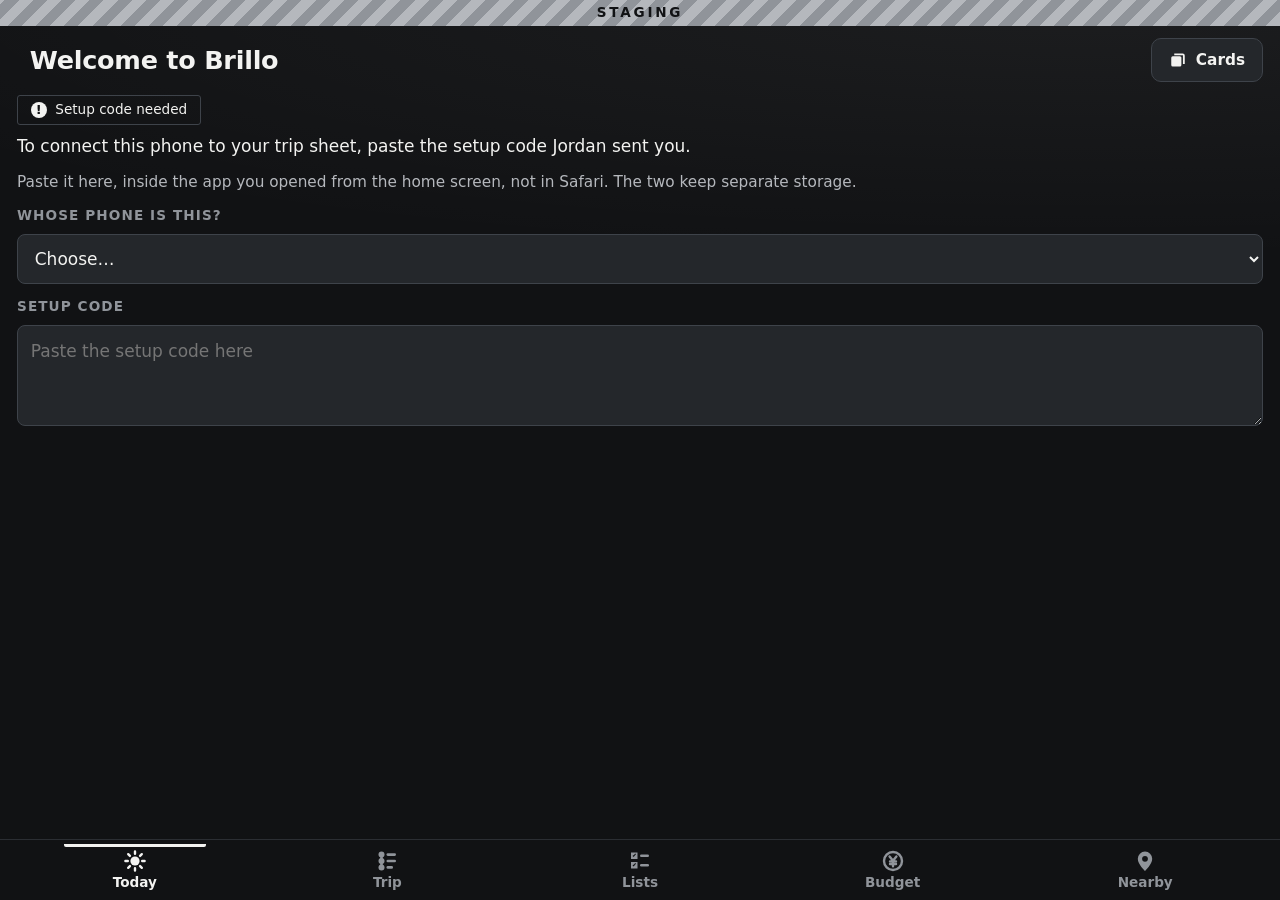
<file: index.html>
<!doctype html>
<html lang="en">
<head>
<meta charset="utf-8">
<meta name="viewport" content="width=device-width, initial-scale=1, viewport-fit=cover">
<meta name="apple-mobile-web-app-capable" content="yes">
<meta name="mobile-web-app-capable" content="yes">
<meta name="apple-mobile-web-app-title" content="Brillo">
<meta name="apple-mobile-web-app-status-bar-style" content="black-translucent">
<meta name="theme-color" content="#0D1322">
<meta name="color-scheme" content="dark">
<link rel="manifest" href="manifest.webmanifest">
<link rel="apple-touch-icon" href="icons/icon-180.png">
<link rel="icon" href="icons/icon-192.png">
<link rel="stylesheet" href="css/app.css">
<title>Brillo</title>
</head>
<body>
<svg width="0" height="0" style="position:absolute" aria-hidden="true">
  <defs>
    <!-- Tab bar and actions -->
    <symbol id="i-today" viewBox="0 0 24 24" fill="currentColor" stroke="currentColor" stroke-width="2.4" stroke-linecap="round"><circle cx="12" cy="12" r="4.6" stroke="none"/><path fill="none" d="M12 2.4v2.4M12 19.2v2.4M2.4 12h2.4M19.2 12h2.4M5.2 5.2l1.7 1.7M17.1 17.1l1.7 1.7M5.2 18.8l1.7-1.7M17.1 6.9l1.7-1.7"/></symbol>
    <symbol id="i-trip" viewBox="0 0 24 24" fill="currentColor"><rect x="5.2" y="5" width="2.6" height="14" rx="1"/><circle cx="6.5" cy="5.6" r="3"/><circle cx="6.5" cy="12" r="3"/><circle cx="6.5" cy="18.4" r="3"/><rect x="11.5" y="4.3" width="9.5" height="2.6" rx="1.3"/><rect x="11.5" y="10.7" width="9.5" height="2.6" rx="1.3"/><rect x="11.5" y="17.1" width="6.5" height="2.6" rx="1.3"/></symbol>
    <symbol id="i-lists" viewBox="0 0 24 24" fill="currentColor"><path fill-rule="evenodd" d="M3 3.5h6.5v6.5H3zM4.6 6.9l1 1 2.4-2.6-.8-.7-1.6 1.8-.3-.3z"/><path fill-rule="evenodd" d="M3 13h6.5v6.5H3zM4.6 16.4l1 1 2.4-2.6-.8-.7-1.6 1.8-.3-.3z"/><rect x="12" y="5.5" width="9" height="2.6" rx="1.3"/><rect x="12" y="15" width="9" height="2.6" rx="1.3"/></symbol>
    <symbol id="i-budget" viewBox="0 0 24 24" fill="none" stroke="currentColor" stroke-width="2.4" stroke-linecap="round" stroke-linejoin="round"><circle cx="12" cy="12" r="9"/><path d="M8.6 7.4L12 11.8l3.4-4.4M12 11.8v5.4M9 12.4h6M9 15h6"/></symbol>
    <symbol id="i-nearby" viewBox="0 0 24 24" fill="currentColor"><path fill-rule="evenodd" d="M12 22s-7.2-6.5-7.2-12.2a7.2 7.2 0 0114.4 0C19.2 15.5 12 22 12 22zm0-9.3a2.9 2.9 0 100-5.8 2.9 2.9 0 000 5.8z"/></symbol>
    <symbol id="i-cards" viewBox="0 0 24 24" fill="currentColor"><rect x="3" y="7" width="13.5" height="13.5" rx="2"/><path d="M7 3.2h11.3A2.7 2.7 0 0121 5.9v11.3h-2.4V5.9a.3.3 0 00-.3-.3H7z"/></symbol>
    <symbol id="i-phrase" viewBox="0 0 24 24" fill="currentColor"><path d="M4.5 3.5h15a2.5 2.5 0 012.5 2.5v9a2.5 2.5 0 01-2.5 2.5H13l-5.2 4v-4H4.5A2.5 2.5 0 012 15V6a2.5 2.5 0 012.5-2.5zM7 9.2h10v1.8H7zM7 12.4h6.5v1.8H7z"/></symbol>
    <symbol id="i-dir" viewBox="0 0 24 24" fill="currentColor"><path d="M3.2 11.6L20.8 3.2l-8.4 17.6-2.3-7z"/></symbol>
    <!-- Pictograms -->
    <symbol id="p-food" viewBox="0 0 24 24" fill="currentColor"><path d="M3 10.3h18a9 9 0 01-18 0z"/><rect x="8.3" y="19.3" width="7.4" height="2.3" rx="1"/><path d="M12.2 9.3l6.2-6.6 1.5 1.3-5 5.3zM9 9.3l4.6-6.9 1.6 1.1-3.9 5.8z"/></symbol>
    <symbol id="p-sushi" viewBox="0 0 24 24" fill="currentColor"><path d="M3.5 11.8C3.5 9.6 5.4 8.2 8 8.2h8c2.6 0 4.5 1.4 4.5 3.6z"/><path fill-rule="evenodd" d="M6.9 13h10.2a2.6 2.6 0 012.6 2.6v1.6a2.6 2.6 0 01-2.6 2.6H6.9a2.6 2.6 0 01-2.6-2.6v-1.6A2.6 2.6 0 016.9 13zM10.8 13h2.4v6.8h-2.4z"/></symbol>
    <symbol id="p-cafe" viewBox="0 0 24 24" fill="currentColor"><path d="M4.8 8.5h11.4v5.3a5.3 5.3 0 01-5.3 5.3h-.8a5.3 5.3 0 01-5.3-5.3z"/><rect x="3.5" y="20.3" width="14" height="1.9" rx=".95"/><path fill="none" stroke="currentColor" stroke-width="2.1" d="M16.2 10.2h1.4a2.6 2.6 0 010 5.2h-1.4"/><path fill="none" stroke="currentColor" stroke-width="1.8" stroke-linecap="round" d="M9 2.8c-1 1.2 1 2.3 0 3.6M12.5 2.8c-1 1.2 1 2.3 0 3.6"/></symbol>
    <symbol id="p-lantern" viewBox="0 0 24 24" fill="currentColor"><path fill-rule="evenodd" d="M12 4.8c3.6 0 6.2 3.2 6.2 7.2s-2.6 7.2-6.2 7.2-6.2-3.2-6.2-7.2 2.6-7.2 6.2-7.2zM6.6 9.3h10.8v1.2H6.6zM6.6 13.5h10.8v1.2H6.6z"/><rect x="9" y="3.3" width="6" height="2" rx=".6"/><rect x="9" y="18.7" width="6" height="2" rx=".6"/><rect x="11.3" y="1.2" width="1.4" height="2.4"/></symbol>
    <symbol id="p-store" viewBox="0 0 24 24" fill="currentColor"><path d="M3 10h18l-2-5.2H5z"/><path fill-rule="evenodd" d="M4.5 11.2h15v10h-15zM10 21.2v-4.8h4v4.8z"/></symbol>
    <symbol id="p-bag" viewBox="0 0 24 24" fill="currentColor"><path d="M4.3 8h15.4l-1.2 13.6H5.5z"/><path fill="none" stroke="currentColor" stroke-width="2.1" d="M8.7 10.2V6.6a3.3 3.3 0 016.6 0v3.6"/></symbol>
    <symbol id="p-temple" viewBox="0 0 24 24" fill="currentColor"><rect x="11.1" y="1.3" width="1.8" height="3.8"/><path d="M2.5 10c3.5-.6 6.3-2.5 9.5-5.4 3.2 2.9 6 4.8 9.5 5.4v1.6h-19z"/><rect x="7" y="11.6" width="10" height="1.9"/><path d="M3.5 16.2c3.1-.5 5.6-1.9 8.5-4 2.9 2.1 5.4 3.5 8.5 4v1.5h-17z"/><path fill-rule="evenodd" d="M6.3 17.7h11.4v4H6.3zM10.7 21.7v-2.8h2.6v2.8z"/></symbol>
    <symbol id="p-shrine" viewBox="0 0 24 24" fill="currentColor"><path d="M1.8 4.2c4.9 1.3 15.5 1.3 20.4 0v2.9c-4.9 1.1-15.5 1.1-20.4 0z"/><rect x="3.8" y="9.3" width="16.4" height="2.2"/><rect x="5.9" y="6.6" width="2.6" height="15.2"/><rect x="15.5" y="6.6" width="2.6" height="15.2"/><rect x="10.9" y="7" width="2.2" height="2.6"/></symbol>
    <symbol id="p-camera" viewBox="0 0 24 24" fill="currentColor"><path fill-rule="evenodd" d="M2.8 8.6a2 2 0 012-2h3.1L9.4 4h5.2l1.5 2.6h3.1a2 2 0 012 2v9.6a2 2 0 01-2 2H4.8a2 2 0 01-2-2zM12 9a4.4 4.4 0 100 8.8A4.4 4.4 0 0012 9zm0 2.2a2.2 2.2 0 110 4.4 2.2 2.2 0 010-4.4z"/></symbol>
    <symbol id="p-tree" viewBox="0 0 24 24" fill="currentColor"><circle cx="12" cy="9.3" r="6.8"/><rect x="10.8" y="13.5" width="2.4" height="8"/><rect x="6" y="20.2" width="12" height="1.8" rx=".9"/></symbol>
    <symbol id="p-ticket" viewBox="0 0 24 24" fill="currentColor"><path fill-rule="evenodd" d="M2.8 6.3h18.4v3.4a2.3 2.3 0 000 4.6v3.4H2.8v-3.4a2.3 2.3 0 000-4.6zM14.5 7.9h1.5v2h-1.5zM14.5 11h1.5v2h-1.5zM14.5 14.1h1.5v2h-1.5z"/></symbol>
    <symbol id="p-train" viewBox="0 0 24 24" fill="currentColor"><path fill-rule="evenodd" d="M7.2 2.4h9.6a3.2 3.2 0 013.2 3.2v9.6a3.2 3.2 0 01-3.2 3.2H7.2A3.2 3.2 0 014 15.2V5.6a3.2 3.2 0 013.2-3.2zM6.4 5.4v4.8h11.2V5.4zM8.6 12.8a1.4 1.4 0 100 2.8 1.4 1.4 0 000-2.8zm6.8 0a1.4 1.4 0 100 2.8 1.4 1.4 0 000-2.8z"/><path fill="none" stroke="currentColor" stroke-width="2.1" stroke-linecap="round" d="M8 21.6l2-3M16 21.6l-2-3"/></symbol>
    <symbol id="p-plane" viewBox="0 0 24 24" fill="currentColor"><path d="M12 2.3a1.6 1.6 0 011.6 1.6v5.5l7.6 5v2.2l-7.6-2.3v4.2l2 1.5v1.7L12 20.6l-3.6 1.1V20l2-1.5v-4.2l-7.6 2.3v-2.2l7.6-5V3.9A1.6 1.6 0 0112 2.3z"/></symbol>
    <symbol id="p-bed" viewBox="0 0 24 24" fill="currentColor"><path d="M2.3 5.2h2.5v8h16.9v6.3h-2.5V17H4.8v2.5H2.3z"/><circle cx="7.6" cy="10.3" r="2.4"/><path d="M10.6 7.8h7.1a3.6 3.6 0 013.6 3.6V13H10.6z"/></symbol>
    <symbol id="p-yen" viewBox="0 0 24 24" fill="currentColor"><path fill-rule="evenodd" d="M2.5 6h19v12h-19zM12 7.6a4.4 4.4 0 100 8.8 4.4 4.4 0 000-8.8z"/><path fill="none" stroke="currentColor" stroke-width="1.5" stroke-linecap="round" stroke-linejoin="round" d="M10.2 9.4L12 11.8l1.8-2.4M12 11.8v2.9M10.5 12.4h3M10.5 13.8h3"/></symbol>
    <symbol id="p-pill" viewBox="0 0 24 24" fill="currentColor"><g transform="rotate(-45 12 12)"><path d="M6 9h5.3v6H6a3 3 0 010-6z"/><path d="M12.7 9H18a3 3 0 010 6h-5.3z"/></g></symbol>
    <symbol id="p-locker" viewBox="0 0 24 24" fill="currentColor"><path fill-rule="evenodd" d="M4 3h16v18H4zM11.3 3h1.4v18h-1.4zM4 11.3h7.3v1.4H4zM12.7 11.3H20v1.4h-7.3zM8.6 6.5h1.4v2.2H8.6zM14 6.5h1.4v2.2H14zM8.6 15.2h1.4v2.2H8.6zM14 15.2h1.4v2.2H14z"/></symbol>
    <symbol id="p-restroom" viewBox="0 0 24 24" fill="currentColor"><circle cx="7" cy="4.6" r="2"/><path d="M4.6 8.3h4.8v6.6H8.4v6.5H5.6v-6.5h-1z"/><circle cx="17" cy="4.6" r="2"/><path d="M17 8.3l3.4 7.6h-6.8z"/><rect x="15.6" y="15.9" width="1.1" height="5.5"/><rect x="17.3" y="15.9" width="1.1" height="5.5"/><rect x="11.3" y="2.5" width="1.4" height="19"/></symbol>
    <symbol id="p-suitcase" viewBox="0 0 24 24" fill="currentColor"><path d="M8.8 7V4.2a.8.8 0 01.8-.8h4.8a.8.8 0 01.8.8V7h-1.7V5.1h-3V7z"/><path fill-rule="evenodd" d="M5.8 7h12.4a2 2 0 012 2v9.3a2 2 0 01-2 2H5.8a2 2 0 01-2-2V9a2 2 0 012-2zM8.4 7h1.3v13.3H8.4zM14.3 7h1.3v13.3h-1.3z"/><circle cx="7.5" cy="21.5" r="1"/><circle cx="16.5" cy="21.5" r="1"/></symbol>
    <symbol id="p-backpack" viewBox="0 0 24 24" fill="currentColor"><path fill-rule="evenodd" d="M6.3 9.2a5.7 5.7 0 0111.4 0v10a2.2 2.2 0 01-2.2 2.2h-7a2.2 2.2 0 01-2.2-2.2zM8.4 13.6h7.2v5.6H8.4zM9.6 14.8h4.8v3.2H9.6z"/><rect x="3.8" y="11.5" width="1.8" height="6"/><rect x="18.4" y="11.5" width="1.8" height="6"/><path fill="none" stroke="currentColor" stroke-width="1.8" d="M10 3.7V2.6h4v1.1"/></symbol>
    <symbol id="p-other" viewBox="0 0 24 24" fill="currentColor"><path d="M12 3l2 5.9L20 11l-6 2.1L12 19l-2-5.9L4 11l6-2.1z"/></symbol>
    <symbol id="i-info" viewBox="0 0 24 24" fill="currentColor"><path fill-rule="evenodd" d="M12 2.5a9.5 9.5 0 110 19 9.5 9.5 0 010-19zM10.8 10.4h2.4v7.2h-2.4zM12 6.1a1.5 1.5 0 110 3 1.5 1.5 0 010-3z"/></symbol>
  </defs>
</svg>
<div id="app" class="app"><p class="boot">Opening Brillo…</p></div>
<div class="sheet-overlay" id="sheet" hidden></div>
<script src="js/config.js"></script>
<script src="js/parse.js"></script>
<script src="js/time.js"></script>
<script src="js/store.js"></script>
<script src="js/api.js"></script>
<script src="js/sync.js"></script>
<script src="js/links.js"></script>
<script src="js/geo.js"></script>
<script src="js/model.js"></script>
<script src="js/budget.js"></script>
<script src="js/ui/dom.js"></script>
<script src="js/ui/parts.js"></script>
<script src="js/ui/today.js"></script>
<script src="js/ui/trip.js"></script>
<script src="js/ui/lists.js"></script>
<script src="js/ui/budget.js"></script>
<script src="js/ui/nearby.js"></script>
<script src="js/ui/cards.js"></script>
<script src="js/ui/info.js"></script>
<script src="js/ui/settings.js"></script>
<script src="js/ui/cheer.js"></script>
<script src="js/app.js"></script>
</body>
</html>
</file>
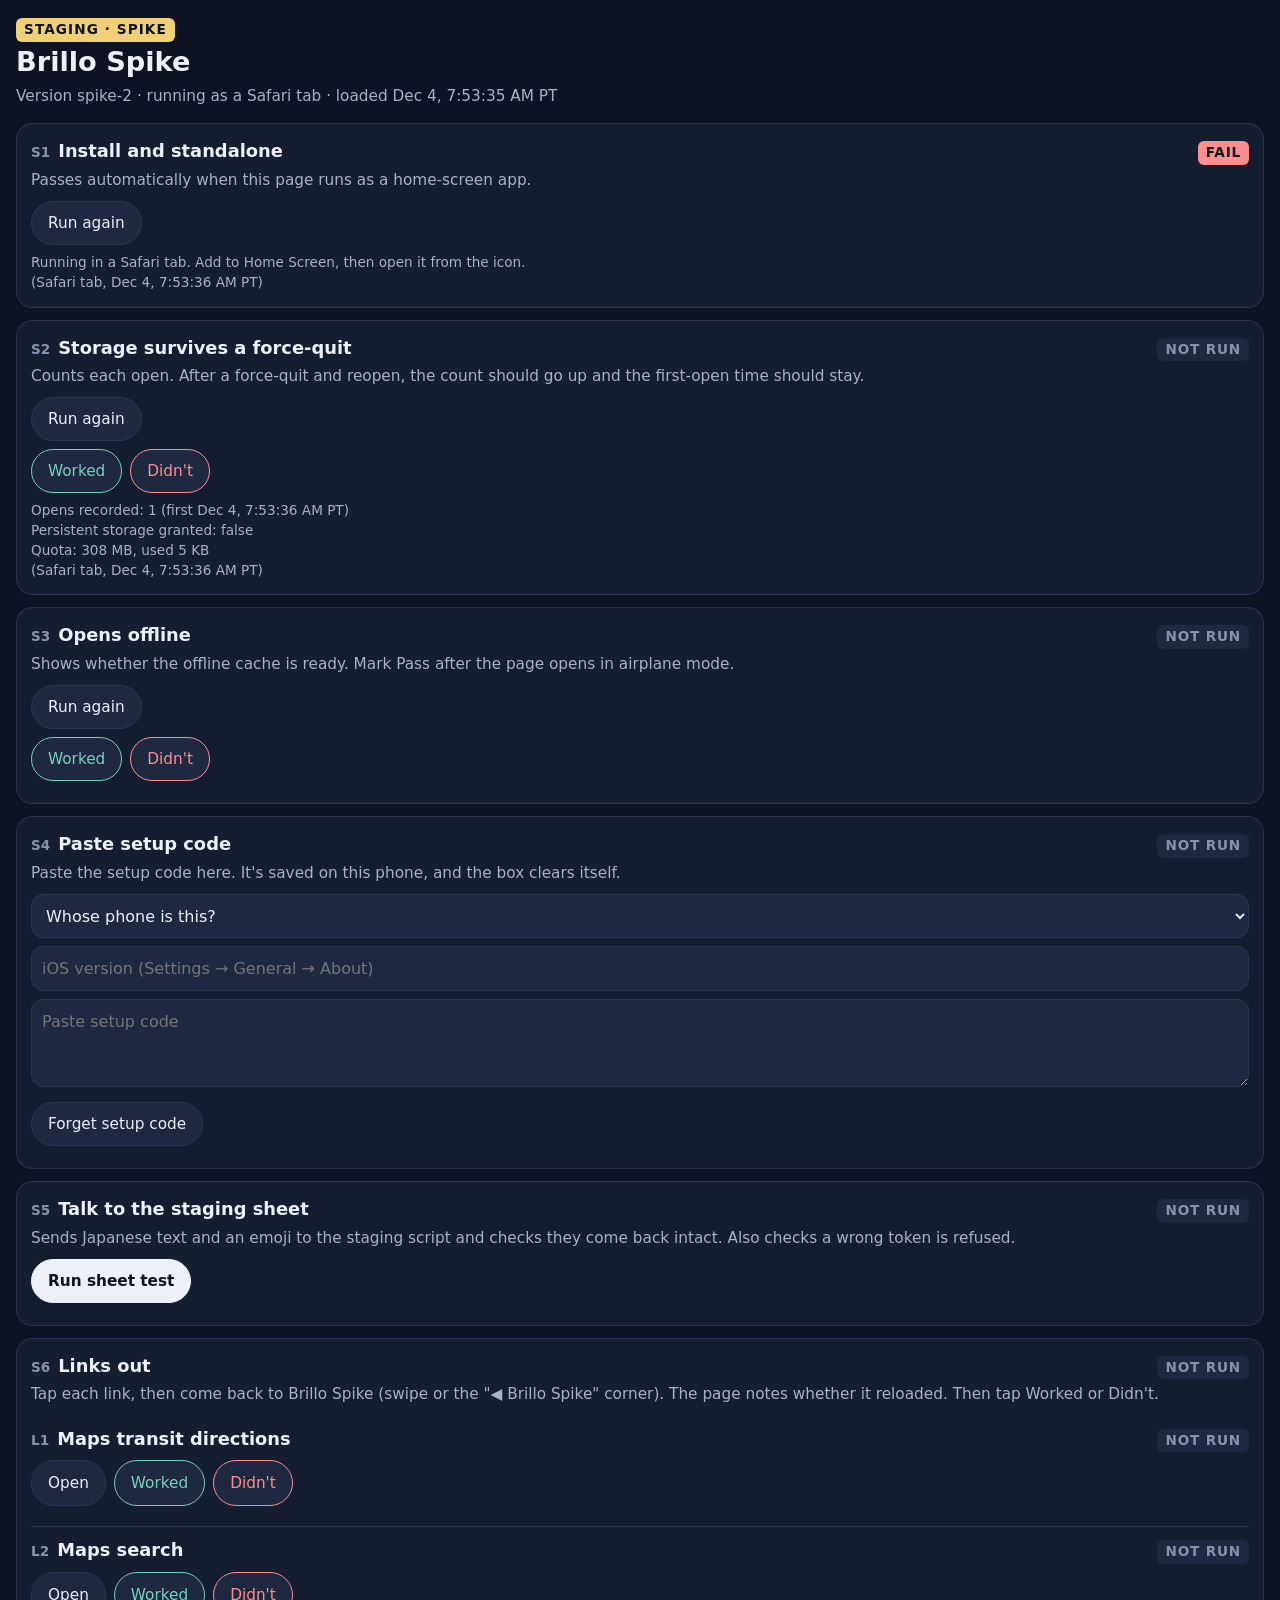
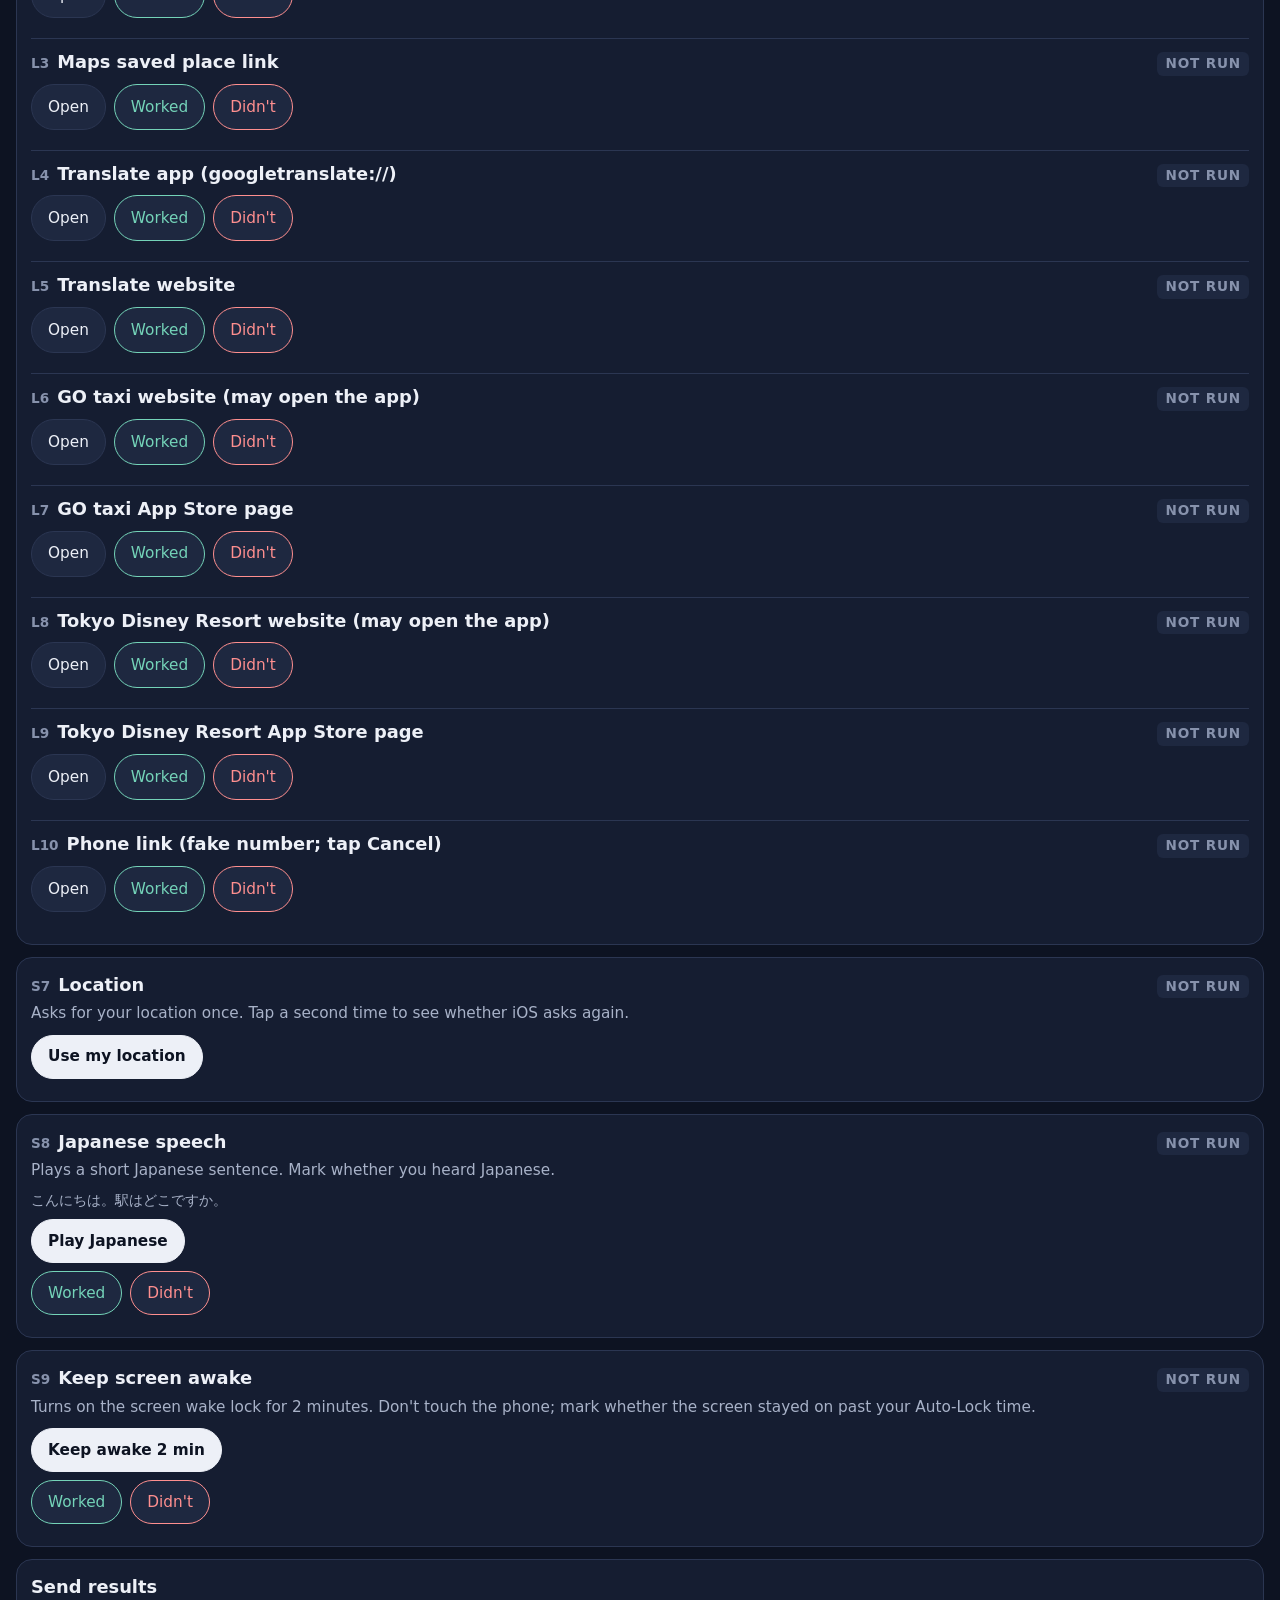
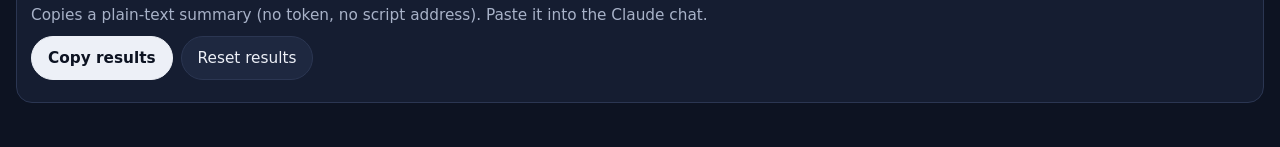
<file: spike/index.html>
<!doctype html>
<html lang="en">
<head>
<meta charset="utf-8">
<meta name="viewport" content="width=device-width, initial-scale=1, viewport-fit=cover">
<meta name="apple-mobile-web-app-capable" content="yes">
<meta name="mobile-web-app-capable" content="yes">
<meta name="apple-mobile-web-app-title" content="Brillo Spike">
<meta name="apple-mobile-web-app-status-bar-style" content="black-translucent">
<meta name="theme-color" content="#0D1322">
<link rel="manifest" href="manifest.webmanifest">
<link rel="apple-touch-icon" href="icon-180.png">
<title>Brillo Spike</title>
<style>
  :root {
    color-scheme: dark;
    --bg: #0D1322; --surface-1: #151D31; --surface-2: #1E2840; --line: #2B3652;
    --text: #EDF0F7; --text-2: #A8B2C8; --text-3: #8792AC; --on-fill: #0D1322;
    --ok: #74D3B8; --over: #FF8F8F; --now: #F0CF76;
  }
  html { font-size: 17px; }
  @supports (font: -apple-system-body) and (-webkit-touch-callout: none) {
    html { font: -apple-system-body; }
  }
  body {
    margin: 0; background: var(--bg); color: var(--text);
    font-family: -apple-system, BlinkMacSystemFont, system-ui, sans-serif;
    font-size: max(1rem, 17px); line-height: 1.45;
    padding: calc(env(safe-area-inset-top) + 16px) 16px calc(env(safe-area-inset-bottom) + 32px);
  }
  h1 { font-size: 1.6rem; margin: 0 0 4px; }
  .sub { color: var(--text-2); font-size: max(0.9rem, 15px); margin: 0 0 16px; }
  .card { background: var(--surface-1); border: 1px solid var(--line); border-radius: 16px; padding: 14px; margin: 0 0 12px; }
  .card h2 { font-size: 1.05rem; margin: 0 0 4px; display: flex; gap: 8px; align-items: baseline; }
  .card h2 .id { color: var(--text-3); font-size: max(0.8rem, 13px); font-weight: 600; }
  .how { color: var(--text-2); font-size: max(0.9rem, 15px); margin: 0 0 10px; }
  .row { display: flex; flex-wrap: wrap; gap: 8px; margin: 8px 0 0; }
  button, .btn {
    min-height: 44px; padding: 0 16px; border-radius: 999px; border: 1px solid var(--line);
    background: var(--surface-2); color: var(--text); font: inherit; font-size: max(0.9rem, 15px);
    display: inline-flex; align-items: center; text-decoration: none; cursor: pointer;
  }
  button.primary { background: var(--text); color: var(--on-fill); border-color: var(--text); font-weight: 600; }
  button.pass { border-color: var(--ok); color: var(--ok); }
  button.fail { border-color: var(--over); color: var(--over); }
  .status { font-size: max(0.8rem, 13px); font-weight: 700; letter-spacing: 0.06em; padding: 2px 8px; border-radius: 6px; margin-left: auto; }
  .status.pass { background: var(--ok); color: var(--on-fill); }
  .status.fail { background: var(--over); color: var(--on-fill); }
  .status.todo { background: var(--surface-2); color: var(--text-3); }
  .detail { font-size: max(0.8rem, 13px); color: var(--text-2); margin: 8px 0 0; white-space: pre-wrap; word-break: break-word; }
  .link-item { border-top: 1px solid var(--line); padding: 10px 0 2px; margin-top: 10px; }
  .link-item:first-of-type { border-top: 0; margin-top: 0; }
  textarea, input, select {
    width: 100%; box-sizing: border-box; min-height: 44px; border-radius: 12px; border: 1px solid var(--line);
    background: var(--surface-2); color: var(--text); font: inherit; font-size: 16px; padding: 10px;
  }
  textarea { min-height: 88px; }
  .ja { font-family: "Hiragino Sans", "Hiragino Kaku Gothic ProN", sans-serif; }
  .ribbon { display: inline-block; background: var(--now); color: var(--on-fill); font-weight: 800; font-size: max(0.8rem, 13px); letter-spacing: 0.08em; padding: 2px 8px; border-radius: 6px; }
  #toast { position: fixed; left: 16px; right: 16px; bottom: calc(env(safe-area-inset-bottom) + 16px); background: var(--text); color: var(--on-fill); padding: 12px 16px; border-radius: 12px; font-weight: 600; display: none; }
</style>
</head>
<body>
  <span class="ribbon">STAGING · SPIKE</span>
  <h1>Brillo Spike</h1>
  <p class="sub" id="context">Loading…</p>
  <main id="tests"></main>
  <div class="card">
    <h2>Send results</h2>
    <p class="how">Copies a plain-text summary (no token, no script address). Paste it into the Claude chat.</p>
    <div class="row"><button class="primary" id="copy">Copy results</button><button id="reset">Reset results</button></div>
    <p class="detail" id="copy-detail"></p>
  </div>
  <div id="toast" role="status"></div>
  <script src="spike.js"></script>
</body>
</html>
</file>
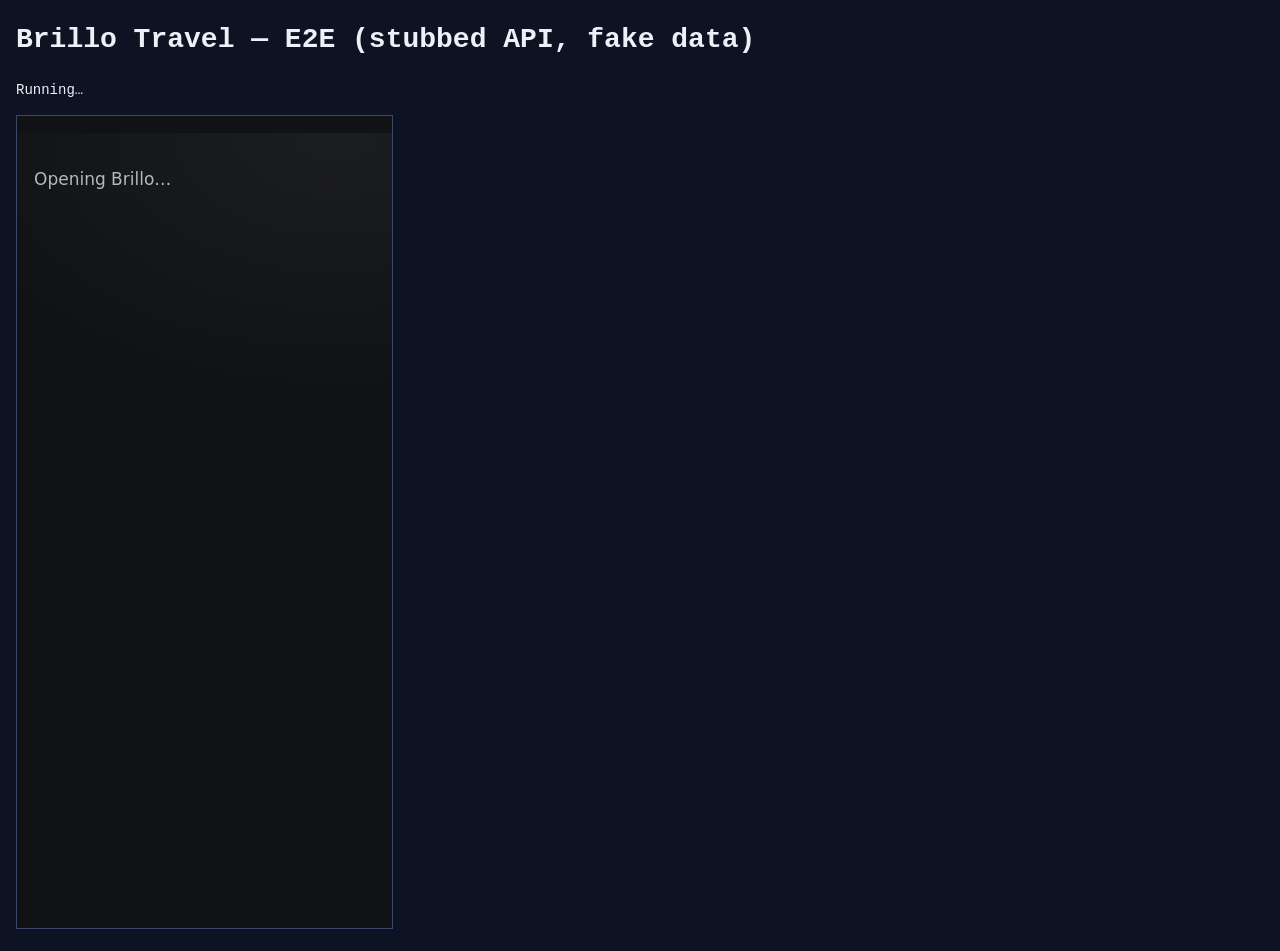
<file: tests/e2e.html>
<!doctype html>
<html lang="en">
<head>
<meta charset="utf-8">
<meta name="viewport" content="width=device-width, initial-scale=1">
<title>Brillo Travel — E2E (stubbed)</title>
<style>
  body { font: 14px/1.5 ui-monospace, Menlo, monospace; background: #0D1322; color: #EDF0F7; margin: 16px; }
  .all-pass #results { color: #74D3B8; }
  .has-failures #results { color: #FF8F8F; }
  pre { white-space: pre-wrap; }
  iframe { width: 375px; height: 812px; border: 1px solid #3B4868; background: #0D1322; }
</style>
</head>
<body>
<h1>Brillo Travel — E2E (stubbed API, fake data)</h1>
<pre id="results">Running…</pre>
<iframe id="app" title="App under test"></iframe>
<script src="harness.js"></script>
<script src="../js/config.js"></script>
<script src="../js/parse.js"></script>
<script src="../js/time.js"></script>
<script src="../js/store.js"></script>
<script src="fixtures/sheet.js"></script>
<script src="e2e.js"></script>
<script src="e2e.test.js"></script>
<script src="e2e-v04.test.js"></script>
<script>
  // Service workers would serve stale files between local edits: clear them first.
  E2E.clearWorkers().then(function () { return runTests(); });
</script>
</body>
</html>
</file>
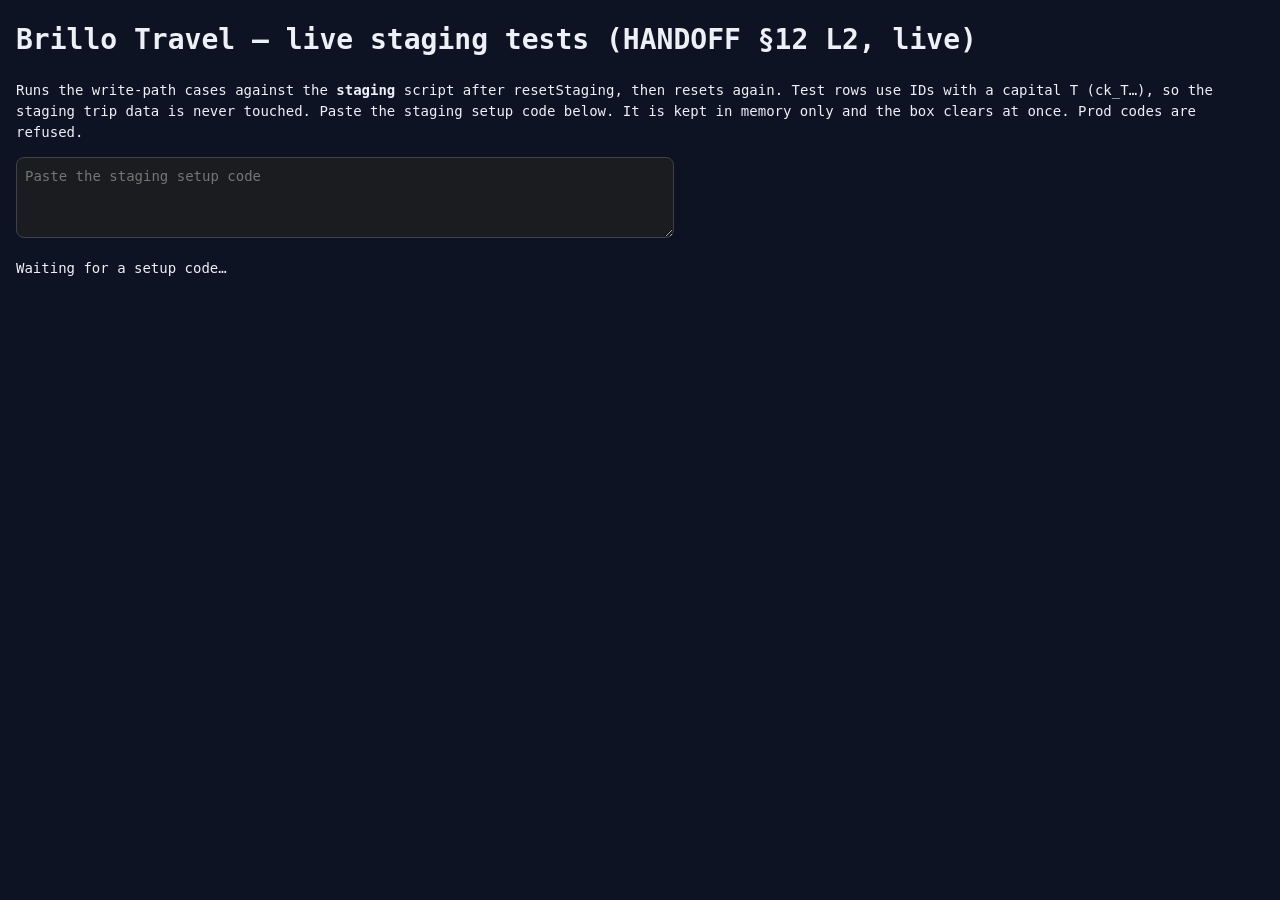
<file: tests/live-staging.html>
<!doctype html>
<html lang="en">
<head>
<meta charset="utf-8">
<meta name="viewport" content="width=device-width, initial-scale=1">
<title>Brillo Travel — live staging tests (L2)</title>
<style>
  body { font: 14px/1.5 ui-monospace, Menlo, monospace; background: #0D1322; color: #EDF0F7; margin: 16px; }
  .all-pass #results { color: #74D3B8; }
  .has-failures #results { color: #FF8F8F; }
  pre { white-space: pre-wrap; }
  textarea { width: 100%; max-width: 40rem; font: inherit; background: #1A1C1F; color: inherit; border: 1px solid #3E434A; border-radius: 8px; padding: 8px; }
</style>
</head>
<body>
<h1>Brillo Travel — live staging tests (HANDOFF §12 L2, live)</h1>
<p>Runs the write-path cases against the <b>staging</b> script after <code>resetStaging</code>, then resets again.
Test rows use IDs with a capital T (<code>ck_T…</code>), so the staging trip data is never touched.
Paste the staging setup code below. It is kept in memory only and the box clears at once. Prod codes are refused.</p>
<textarea id="code" rows="3" autocomplete="off" autocorrect="off" autocapitalize="off" spellcheck="false" placeholder="Paste the staging setup code"></textarea>
<pre id="results">Waiting for a setup code…</pre>
<script src="harness.js"></script>
<script src="../js/config.js"></script>
<script src="../js/api.js"></script>
<script>
(function () {
  'use strict';
  var setup = null;
  var run = Math.random().toString(36).slice(2, 8);
  var T0 = Date.now();
  var n = 0;
  function at(sec) { return new Date(T0 + sec * 1000).toISOString(); }
  function op(type, id, fields, when, opId) {
    return { opId: opId || 'op_live' + run + (++n), type: type, id: id, fields: fields || {}, clientUpdatedAt: when || at(n) };
  }
  function call(action, extra, token) {
    var s = token ? { env: setup.env, apiUrl: setup.apiUrl, token: token, device: 'live-test' } : setup;
    return BT.api.call(s, action, extra).catch(function (e) { return { ok: false, code: e.code, kind: e.kind, message: e.message }; });
  }
  function mutate(ops) { return call('mutate', { ops: ops }); }
  function snapshot() { return call('snapshot'); }
  function find(snap, tab, id) { return ((snap.data && snap.data[tab]) || []).filter(function (r) { return r.id === id; })[0]; }
  var CK = 'ck_T' + run, CK2 = 'ck_T' + run + 'b', EX = 'ex_T' + run, ID = 'id_T' + run;

  suite('live', function () {
    test('the script is staging, API 1, server 0.2.0 or later', function () {
      return snapshot().then(function (r) {
        eq(r.ok, true, 'snapshot ok'); eq(r.env, 'staging'); eq(r.api, 1);
        ok(!/^0\.[01]\./.test(r.serverVersion), 'serverVersion ' + r.serverVersion);
      });
    });
    test('resetStaging works before the run', function () {
      return call('resetStaging').then(function (r) { eq(r.ok, true, JSON.stringify(r)); });
    });
    test('wrong token: mutate is refused (AUTH)', function () {
      return call('mutate', { ops: [] }, setup.token + 'x').then(function (r) { eq(r.code, 'AUTH'); });
    });
    test('checklist.add applies; replaying the same opId is a duplicate', function () {
      var o = op('checklist.add', CK, { list: '_Live test', item: 'Live item ' + run, owner: 'Both', bag: '—', sort: 9990 });
      return mutate([o]).then(function (r) {
        eq(r.ok, true, JSON.stringify(r)); eq(r.results[0].status, 'applied', JSON.stringify(r.results[0]));
        return mutate([o]);
      }).then(function (r) { eq(r.results[0].status, 'duplicate'); });
    });
    test('last write wins: newer applies, older is stale; the snapshot shows the newer toggle', function () {
      return mutate([op('checklist.update', CK, { done: true, doneBy: 'Lindsay' }, at(60))]).then(function (r) {
        eq(r.results[0].status, 'applied');
        return mutate([op('checklist.update', CK, { done: false }, at(30))]);
      }).then(function (r) {
        eq(r.results[0].status, 'stale');
        return snapshot();
      }).then(function (s) {
        var c = find(s, 'checklists', CK);
        ok(c, 'row is in the snapshot'); eq(c.done, true); eq(c.doneBy, 'Lindsay'); eq(c.list, '_Live test');
        ok(c.doneAt, 'Done at filled');
      });
    });
    test('Japanese, emoji and formula-looking text round-trip as plain text', function () {
      return mutate([op('checklist.add', CK2, { list: '_Live test', item: '=1+1', notes: '日本語 🍣 +81 -3' }, at(70))]).then(function (r) {
        eq(r.results[0].status, 'applied');
        return snapshot();
      }).then(function (s) {
        var c = find(s, 'checklists', CK2);
        eq(c.item, '=1+1', 'not evaluated'); eq(c.notes, '日本語 🍣 +81 -3');
      });
    });
    test('bad ops are rejected with a reason and change nothing', function () {
      return mutate([op('checklist.update', CK, { owner: 'Bob' }, at(80)), op('checklist.update', 'ck_Tmissing', { done: true }, at(80))]).then(function (r) {
        eq(r.results[0].status, 'rejected'); ok(r.results[0].reason);
        eq(r.results[1].status, 'rejected'); ok(/Not found/.test(r.results[1].reason));
        return snapshot();
      }).then(function (s) { eq(find(s, 'checklists', CK).owner, 'Both'); });
    });
    test('checklist.delete is soft', function () {
      return mutate([op('checklist.delete', CK2, {}, at(90))]).then(function () { return snapshot(); })
        .then(function (s) { eq(find(s, 'checklists', CK2).deleted, true); });
    });
    test('expense.upsert / expense.delete and idea.add / idea.update', function () {
      return mutate([
        op('expense.upsert', EX, { tripDate: '2026-11-21', amount: 1200, currency: 'JPY', envelope: 'Daily', category: 'Food', method: 'Cash', paidBy: 'Lindsay', note: 'live test' }, at(100)),
        op('idea.add', ID, { nameEn: 'Live test idea', city: 'Kyoto', category: 'Café', status: 'Idea' }, at(100)),
        op('idea.update', ID, { status: 'Planned', plannedDate: '2026-11-22' }, at(101)),
        op('expense.delete', EX, {}, at(102))
      ]).then(function (r) {
        deepEq(r.results.map(function (x) { return x.status; }), ['applied', 'applied', 'applied', 'applied'], JSON.stringify(r.results));
        return snapshot();
      }).then(function (s) {
        var e = find(s, 'expenses', EX), i = find(s, 'ideas', ID);
        eq(e.amount, 1200); eq(e.deleted, true); eq(e.device, 'live-test');
        eq(i.status, 'Planned'); eq(i.plannedDate, '2026-11-22');
      });
    });
    test('resetStaging clears every test row again', function () {
      return call('resetStaging').then(function (r) {
        eq(r.ok, true); ok(r.cleared >= 4, 'cleared ' + r.cleared);
        return snapshot();
      }).then(function (s) {
        ok(!find(s, 'checklists', CK) && !find(s, 'checklists', CK2) && !find(s, 'expenses', EX) && !find(s, 'ideas', ID), 'no test rows left');
        eq((s.issues || []).filter(function (i) { return i.id === 'V-08'; }).length, 0, 'no duplicate IDs');
      });
    });
  });

  var box = document.getElementById('code');
  box.addEventListener('input', function () {
    var v = box.value; box.value = '';
    try { setup = BT.api.decodeSetup(v); } catch (e) { document.getElementById('results').textContent = e.message; return; }
    if (setup.env !== 'staging') { setup = null; document.getElementById('results').textContent = 'Refused: live tests run against staging only.'; return; }
    setup.device = 'live-test';
    document.getElementById('results').textContent = 'Running…';
    box.disabled = true;
    runTests();
  });
})();
</script>
</body>
</html>
</file>
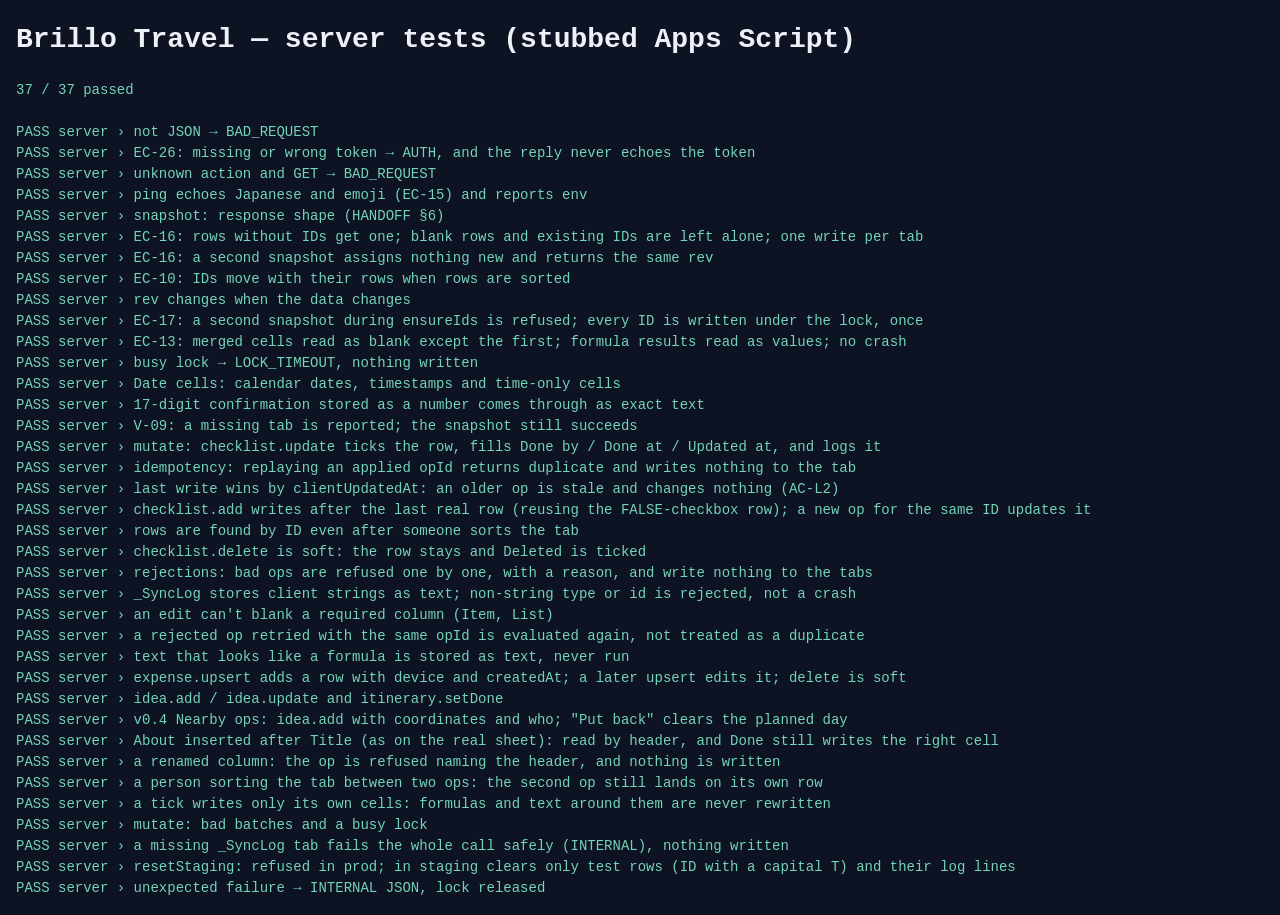
<file: tests/server-harness.html>
<!doctype html>
<html lang="en">
<head>
<meta charset="utf-8">
<meta name="viewport" content="width=device-width, initial-scale=1">
<title>Brillo Travel — server tests (stubbed)</title>
<style>
  body { font: 14px/1.5 ui-monospace, Menlo, monospace; background: #0D1322; color: #EDF0F7; margin: 16px; }
  .all-pass #results { color: #74D3B8; }
  .has-failures #results { color: #FF8F8F; }
  pre { white-space: pre-wrap; }
</style>
</head>
<body>
<h1>Brillo Travel — server tests (stubbed Apps Script)</h1>
<pre id="results">Running…</pre>
<script src="harness.js"></script>
<script src="../js/config.js"></script>
<script src="../js/parse.js"></script>
<script src="../js/time.js"></script>
<script src="fixtures/sheet.js"></script>
<script src="server-stubs.js"></script>
<script>
  // Code.gs isn't served as JavaScript, so fetch it and evaluate it in global scope,
  // the way Apps Script loads Code.gs and Parse.gs side by side.
  fetch('../server/Code.gs', { cache: 'no-store' }).then(function (r) { return r.text(); }).then(function (src) {
    (0, eval)(src);
    var s = document.createElement('script');
    s.src = 'server.test.js';
    s.onload = function () { runTests(); };
    document.body.appendChild(s);
  });
</script>
</body>
</html>
</file>
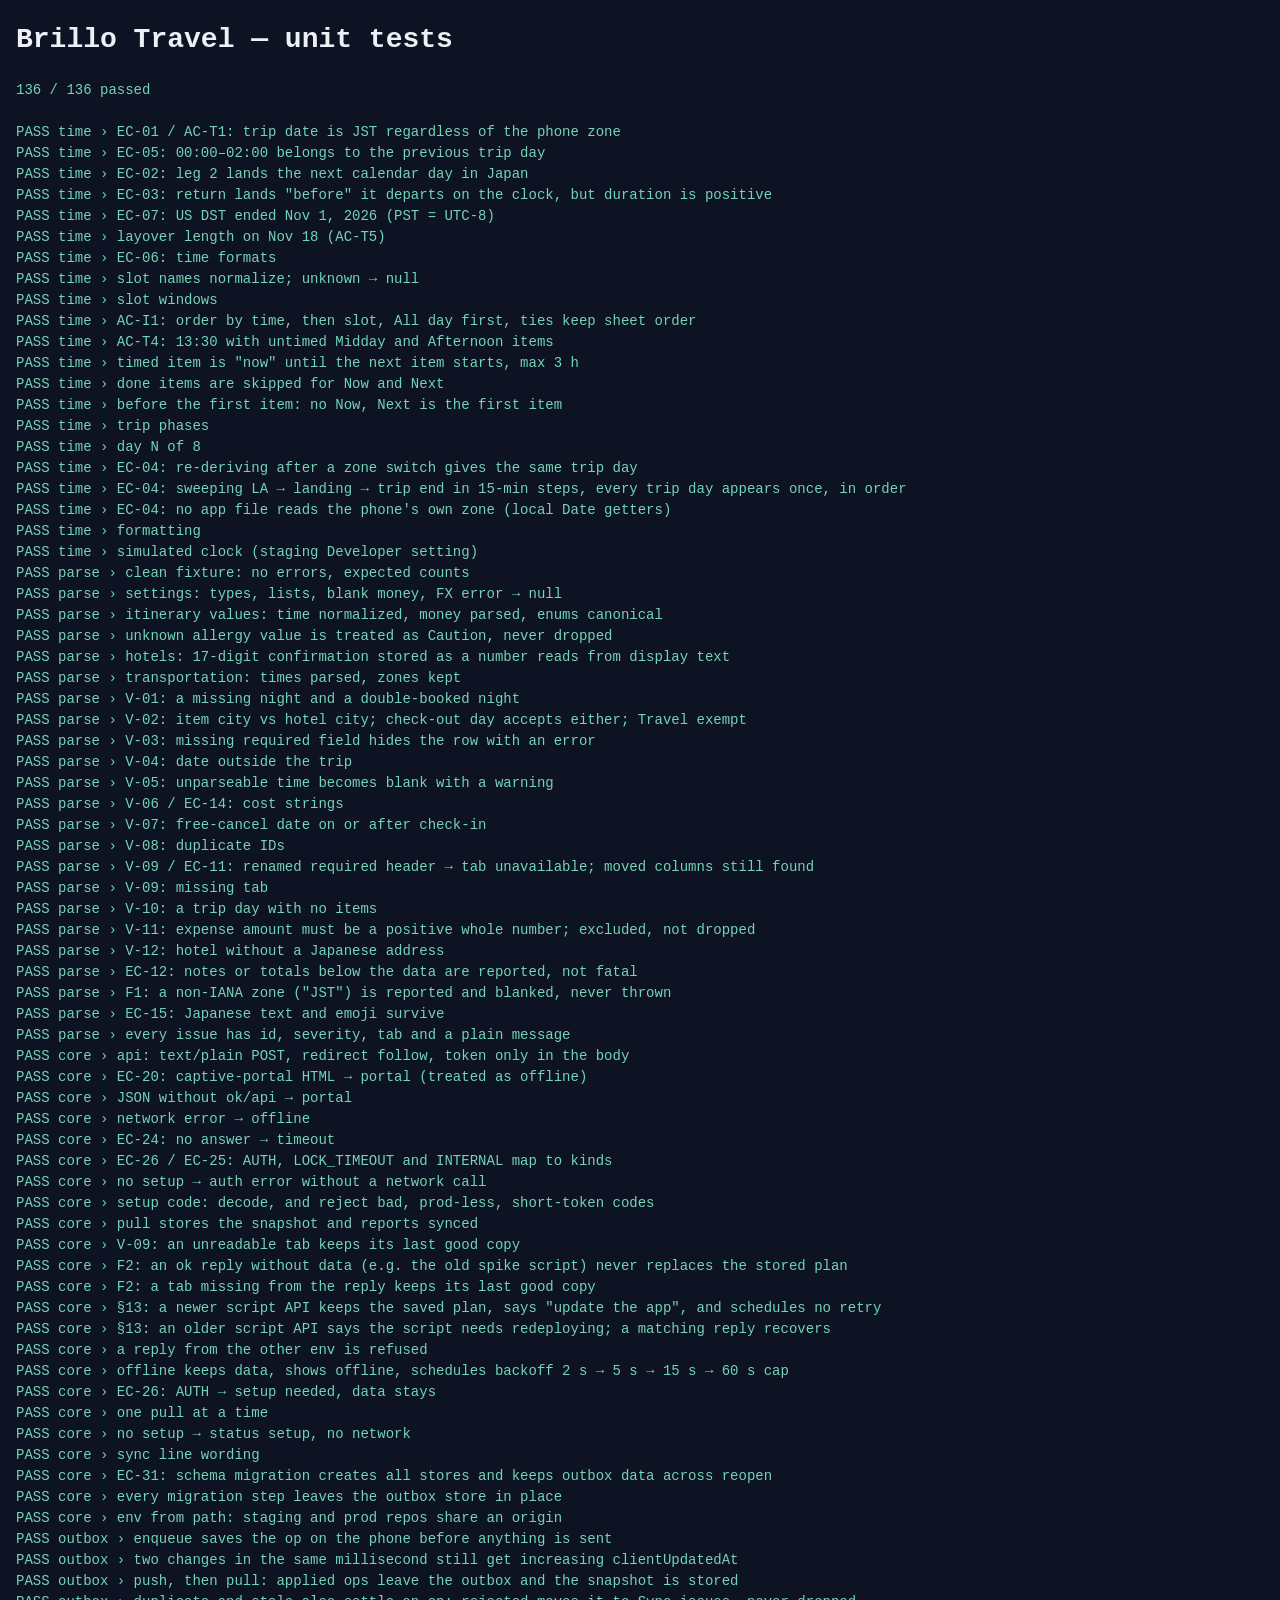
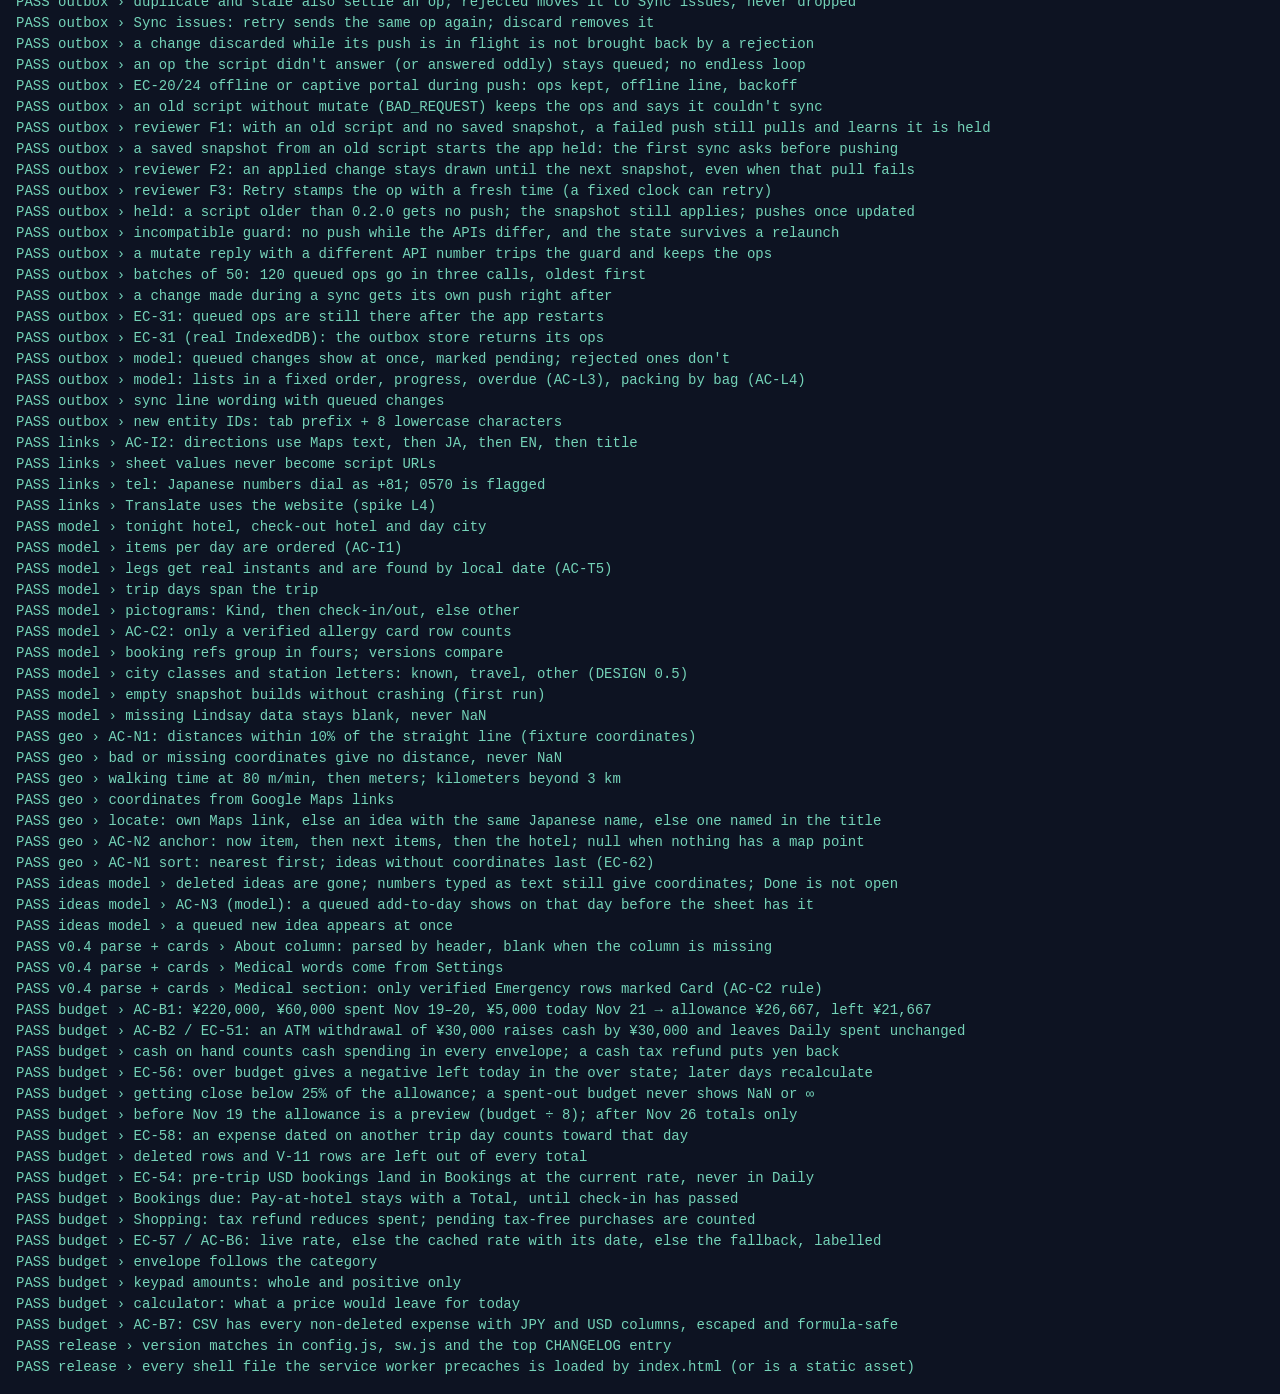
<file: tests/tests.html>
<!doctype html>
<html lang="en">
<head>
<meta charset="utf-8">
<meta name="viewport" content="width=device-width, initial-scale=1">
<title>Brillo Travel — unit tests</title>
<style>
  body { font: 14px/1.5 ui-monospace, Menlo, monospace; background: #0D1322; color: #EDF0F7; margin: 16px; }
  .all-pass #results { color: #74D3B8; }
  .has-failures #results { color: #FF8F8F; }
  pre { white-space: pre-wrap; }
</style>
</head>
<body>
<h1>Brillo Travel — unit tests</h1>
<pre id="results">Running…</pre>
<script src="harness.js"></script>
<script src="../js/config.js"></script>
<script src="../js/parse.js"></script>
<script src="../js/time.js"></script>
<script src="../js/store.js"></script>
<script src="../js/api.js"></script>
<script src="../js/sync.js"></script>
<script src="../js/links.js"></script>
<script src="../js/geo.js"></script>
<script src="../js/model.js"></script>
<script src="../js/budget.js"></script>
<script src="fixtures/sheet.js"></script>
<script src="time.test.js"></script>
<script src="parse.test.js"></script>
<script src="core.test.js"></script>
<script src="outbox.test.js"></script>
<script src="model.test.js"></script>
<script src="geo.test.js"></script>
<script src="budget.test.js"></script>
<script src="version.test.js"></script>
<script>runTests();</script>
</body>
</html>
</file>
<file: css/app.css>
/* Brillo Travel — design tokens and components. Spec: docs/DESIGN.md.
   Dark shell only (HANDOFF §9). Staff cards (.staff-card) are light on purpose.
   Every color pair used for text is checked by tests/contrast_check.py. */

:root {
  color-scheme: dark;

  /* Shell neutrals: charcoal, neutral (v0.5 Metro) */
  --bg: #111214;
  --surface-1: #1A1C1F;
  --surface-2: #24272B;
  --surface-3: #30343A;
  --line: #2B2E33;
  --line-strong: #3E434A;
  --text: #F3F3F1;
  --text-2: #B5B8BD;
  --text-3: #90949A;
  --on-fill: #111214;          /* text and pictograms on any color or light fill */
  --mark: #F3F3F1;             /* station-mark disc and rail stations */
  --ring-neutral: #7A7E84;     /* station ring with no city: 3:1 on both the disc and the shell */

  /* Places: one rail-line color per city, plus travel days (HANDOFF §9) */
  --osaka: #E44D93;            /* Osaka Metro Sennichimae line */
  --kyoto: #2C9B5E;            /* Kyoto Subway Karasuma line, deepened a touch for 3:1 on the white disc */
  --tokyo: #8F76D6;            /* Tokyo Metro Hanzomon line */
  --travel: #3D8EDC;           /* Shinkansen blue (approximate) */

  /* Reserved meanings */
  --now: #F0CF76;              /* Now / Next only */
  --ok: #74D3B8;               /* on track, done */
  --close: #F2A469;            /* getting close, overdue, allergy Caution */
  --over: #FF8F8F;             /* over budget */
  /* Categories (0.6, palette A, DESIGN §2): what kind of thing. Never states or the rail. */
  --cat-food: #A6D65A;
  --cat-sights: #B98BFF;
  --cat-shopping: #FF7DC8;
  --cat-around: #38C9E8;
  --cat-stay: #C99A6B;
  --cat-basics: #8FA8FF;
  --allergy: #FF5A2E;          /* allergy danger ONLY: High badges and the allergy card. */

  /* Staff cards (light) */
  --paper: #FBF8F1;
  --paper-ink: #12151C;
  --paper-ink-2: #4A5163;
  --paper-line: #E3DED2;
  --paper-allergy: #B3290C;

  /* Type */
  --font-display: "Avenir Next", "Avenir", -apple-system, system-ui, "Segoe UI", Roboto, sans-serif;   /* built into iOS (HANDOFF §9) */
  --font-body: var(--font-display);
  --font-ja: "Hiragino Sans", "Hiragino Kaku Gothic ProN", "Noto Sans JP", "Yu Gothic", sans-serif;

  /* Scale in rem; 1rem = 17px and grows with iOS Text Size. max() keeps the
     HANDOFF §9 minimums when Text Size is set smaller than default. */
  --fs-caption: max(0.8rem, 13px);     /* 13.6 — the floor */
  --fs-secondary: max(0.9rem, 15px);   /* 15.3 */
  --fs-body: max(1rem, 17px);          /* 17 */
  --fs-title-3: 1.25rem;       /* 21 */
  --fs-title-2: 1.5rem;        /* 25.5 */
  --fs-title-1: 2rem;          /* 34 */
  --fs-display: 2.75rem;       /* 47 */
  --fs-card-ja: max(2rem, 32px);         /* 34, staff-card Japanese (>= 32) */
  --fs-card-allergen: max(2.6rem, 40px); /* 44, allergen word (>= 40) */
  --fs-card-ref: max(2.6rem, 40px);      /* 44, booking numbers */

  /* Space (4-based) and shape */
  --sp-1: 0.25rem; --sp-2: 0.5rem; --sp-3: 0.75rem; --sp-4: 1rem;
  --sp-5: 1.5rem;  --sp-6: 2rem;   --sp-7: 3rem;
  --r-chip: 3px;
  --r-card: 8px;
  --r-sheet: 24px;
  --tap: 44px;

  /* Depth (v0.5): flat signage, no shadows. */
  --glow-peak: 14%;            /* city top light behind the header; contrast_check.py checks text at this peak */
}

html { font-size: 17px; }
/* iOS only: tie 1rem to the Text Size setting */
@supports (font: -apple-system-body) and (-webkit-touch-callout: none) {
  html { font: -apple-system-body; }
}

body {
  margin: 0;
  background: var(--bg);
  color: var(--text);
  font-family: var(--font-body);
  font-size: var(--fs-body);
  line-height: 1.45;
  -webkit-font-smoothing: antialiased;
  -webkit-text-size-adjust: 100%;
}

:lang(ja), .ja { font-family: var(--font-ja); }
.num { font-variant-numeric: tabular-nums; }

h1, h2, h3, .display {
  font-family: var(--font-display);
  font-weight: 500;
 
  letter-spacing: -0.01em;
  text-wrap: balance;
  margin: 0;
}
h1 { font-size: var(--fs-title-1); line-height: 1.1; }
h2 { font-size: var(--fs-title-2); line-height: 1.15; }
h3 { font-size: var(--fs-title-3); line-height: 1.2; }

.eyebrow {
  font-size: var(--fs-caption);
  font-weight: 600;
  letter-spacing: 0.08em;
  text-transform: uppercase;
  color: var(--text-3);
}
.secondary { font-size: var(--fs-secondary); color: var(--text-2); }

:focus-visible { outline: 2px solid var(--text); outline-offset: 2px; }

/* City context: set on any container, children use var(--city) */
.city-osaka  { --city: var(--osaka); }
.city-kyoto  { --city: var(--kyoto); }
.city-tokyo  { --city: var(--tokyo); }
.city-travel { --city: var(--travel); }
.city-other  { --city: var(--ring-neutral); }   /* a city with no line color: neutral, so blue stays travel-only */

/* ---------- Buttons ---------- */
.btn {
  min-height: var(--tap);
  padding: 0 var(--sp-4);
  border-radius: 999px;
  border: 1px solid var(--line-strong);
  background: var(--surface-2);
  color: var(--text);
  font: 600 var(--fs-secondary)/1 var(--font-body);
  display: inline-flex; align-items: center; justify-content: center; gap: var(--sp-2);
  cursor: pointer;
  -webkit-tap-highlight-color: transparent;
}
.btn:active { background: var(--surface-3); }
.btn-primary { background: var(--text); border-color: var(--text); color: var(--on-fill); }
.btn-primary:active { background: var(--text-2); }
.btn-quiet { background: transparent; border-color: transparent; color: var(--text-2); }
.btn svg { width: 18px; height: 18px; flex: none; }

/* ---------- Day badge (station-number style) ---------- */
.day-badge {
  display: inline-grid; place-items: center;
  min-width: 2.6rem; height: 2.6rem;
  border: 3px solid var(--city, var(--ring-neutral));  /* no city (before/after the trip): neutral */
  border-radius: 10px;
  background: var(--bg);
  font: 700 var(--fs-secondary)/1 var(--font-body);
  color: var(--text);
  text-align: center;
}
.day-badge .glyph { font-size: var(--fs-title-3); color: var(--city, var(--text)); }
.day-badge b { display: block; font-size: var(--fs-caption); color: var(--city); letter-spacing: 0.04em; }

/* ---------- Top bar ---------- */
/* Row 1: day badge, day line, Cards. Row 2: greeting, full width. */
.topbar {
  display: grid; grid-template-columns: auto 1fr auto; align-items: center;
  gap: var(--sp-2) var(--sp-3);
  padding: var(--sp-3) var(--sp-4);
}
.topbar .who { min-width: 0; }
.topbar .greeting { grid-column: 1 / -1; font-family: var(--font-display); font-size: var(--fs-title-2); line-height: 1.15; }
.topbar .dayline { font-size: var(--fs-secondary); color: var(--city, var(--text-2)); font-weight: 600; }

/* ---------- Sync status ---------- */
.sync {
  display: inline-flex; align-items: center; gap: var(--sp-2);
  font-size: var(--fs-caption); color: var(--text-2);
  padding: var(--sp-1) var(--sp-3);
  border-radius: 999px;
  background: var(--surface-1);
  border: 1px solid var(--line);
}
.sync::before { content: ""; width: 8px; height: 8px; border-radius: 50%; background: var(--text-3); }
.sync[data-state="waiting"]::before { background: transparent; border: 2px solid var(--text-2); width: 6px; height: 6px; }
.sync[data-state="offline"]::before { background: transparent; border: 2px dashed var(--text-3); width: 6px; height: 6px; }
.sync[data-state="problem"] { color: var(--text); border-color: var(--line-strong); }
.sync[data-state="problem"]::before { content: "!"; width: 16px; height: 16px; border-radius: 50%; background: var(--text); color: var(--on-fill); font-weight: 800; font-size: 13px; line-height: 16px; text-align: center; }

/* ---------- Banner (system states are neutral) ---------- */
.banner {
  display: flex; align-items: center; gap: var(--sp-3);
  padding: var(--sp-3) var(--sp-4);
  background: var(--surface-2);
  border: 1px solid var(--line-strong);
  border-radius: 12px;
}
.banner .msg { flex: 1; min-width: 0; font-size: var(--fs-secondary); }
.banner .msg strong { display: block; font-size: var(--fs-body); color: var(--text); }
.banner .msg span { color: var(--text-2); }
.staging-ribbon {
  text-align: center;
  font: 800 var(--fs-caption)/1 var(--font-body);
  letter-spacing: 0.2em;
  color: var(--on-fill);
  padding: 6px 0;
  background: repeating-linear-gradient(-45deg, var(--text-2) 0 10px, var(--text-3) 10px 20px);
}

/* ---------- Now / Next ---------- */
.now-next {
  background: var(--surface-1);
  border: 1px solid color-mix(in srgb, var(--now) 45%, var(--line));
  border-radius: var(--r-card);
  padding: var(--sp-4);
  display: grid; gap: var(--sp-4);
}
.nn-row { display: grid; grid-template-columns: auto 1fr; gap: var(--sp-3); align-items: start; }
.nn-tag {
  font: 800 var(--fs-caption)/1 var(--font-body);
  letter-spacing: 0.1em;
  padding: 6px 8px;
  border-radius: var(--r-chip);
  background: var(--now); color: var(--on-fill);
  margin-top: 2px;
  min-width: 3.7rem; text-align: center; box-sizing: border-box;
}
.nn-row.next .nn-tag { background: transparent; color: var(--now); box-shadow: inset 0 0 0 1.5px var(--now); }
.nn-title { font-size: var(--fs-title-3); font-family: var(--font-display); line-height: 1.2; }
.nn-meta { font-size: var(--fs-secondary); color: var(--text-2); }
.nn-actions { display: flex; flex-wrap: wrap; gap: var(--sp-2); }

/* ---------- Itinerary (the day drawn as a train line) ---------- */
.line { list-style: none; margin: 0; padding: 0; position: relative; }
.stop {
  position: relative;
  display: grid; grid-template-columns: 4.6rem 1.5rem 1fr; column-gap: var(--sp-2);
  padding-block: var(--sp-3);
  min-height: var(--tap);
}
.stop .time { font-size: var(--fs-secondary); color: var(--text-2); font-variant-numeric: tabular-nums; text-align: right; padding-top: 1px; white-space: nowrap; }
.stop .rail { position: relative; }
.stop .rail::before {                     /* the line */
  content: ""; position: absolute; left: 50%; top: calc(-1 * var(--sp-3)); bottom: calc(-1 * var(--sp-3));
  width: 4px; margin-left: -2px; background: var(--city); opacity: 0.85;
}
.stop:first-child .rail::before { top: 0.7rem; }
.stop:last-child .rail::before { bottom: auto; height: calc(var(--sp-3) + 0.7rem); }
.stop:only-child .rail::before { display: none; }
.stop .rail::after {                      /* the station */
  content: ""; position: absolute; left: 50%; top: 0.3rem;
  width: 14px; height: 14px; margin-left: -7px; border-radius: 50%;
  background: var(--bg); border: 3px solid var(--city); box-sizing: border-box;
}
.stop.is-now .rail::after { background: var(--now); border-color: var(--now); box-shadow: 0 0 0 5px color-mix(in srgb, var(--now) 25%, transparent); }
.stop.is-done .rail::after { background: var(--city); }
.stop.is-done .title { color: var(--text-2); }
.stop .body { min-width: 0; display: grid; gap: 2px; }
.stop .title { font-weight: 600; }
.stop .place-ja { font-size: var(--fs-secondary); color: var(--text-2); }
.stop .meta { font-size: var(--fs-secondary); color: var(--text-2); display: flex; flex-wrap: wrap; gap: var(--sp-1) var(--sp-3); align-items: center; }

/* ---------- Allergy badges ---------- */
.allergy-badge {
  position: relative;
  display: inline-flex; align-items: center; gap: 6px;
  min-height: 28px; padding: 0 10px;
  border-radius: 999px;
  font: 700 var(--fs-caption)/1 var(--font-body);
  border: 0; cursor: pointer;
}
/* Looks 28px tall, taps as 44px */
.allergy-badge::before { content: ""; position: absolute; inset: -8px -4px; }
.allergy-badge.high { background: var(--allergy); color: var(--on-fill); }
.allergy-badge.caution { background: transparent; color: var(--close); box-shadow: inset 0 0 0 1.5px var(--close); }

/* ---------- Hotel card (in-app) ---------- */
.hotel {
  background: var(--surface-1);
  border-radius: var(--r-card);
  border: 1px solid var(--line);
  padding: var(--sp-4);
  display: grid; gap: var(--sp-3);
}
.hotel .name { font-family: var(--font-display); font-size: var(--fs-title-3); line-height: 1.2; }
.hotel .name-ja { font-size: var(--fs-body); color: var(--text-2); }
.hotel .facts { display: flex; flex-wrap: wrap; gap: var(--sp-2) var(--sp-4); font-size: var(--fs-secondary); color: var(--text-2); }
.hotel .facts b { color: var(--text); font-weight: 600; }
.hotel .actions { display: flex; flex-wrap: wrap; gap: var(--sp-2); }

/* ---------- Budget meter ---------- */
.budget {
  --state: var(--ok);
  background: var(--surface-1);
  border-radius: var(--r-card);
  border: 1px solid var(--line);
  padding: var(--sp-4);
  display: grid; gap: var(--sp-3);
}
.budget[data-state="close"] { --state: var(--close); }
.budget[data-state="over"]  { --state: var(--over); }
.budget .head { display: flex; justify-content: space-between; align-items: center; gap: var(--sp-3); }
.budget .status { font: 700 var(--fs-caption)/1 var(--font-body); color: var(--state); display: inline-flex; gap: 6px; align-items: center; }
.budget .status::before { content: ""; width: 8px; height: 8px; border-radius: 2px; background: var(--state); }
.budget .left { font: 650 var(--fs-title-1)/1 var(--font-body); font-variant-numeric: tabular-nums; letter-spacing: -0.02em; color: var(--text); }
.budget .left small { font-size: var(--fs-body); font-weight: 500; color: var(--text-2); letter-spacing: 0; margin-left: var(--sp-2); }
.meter { height: 12px; border-radius: 999px; background: var(--surface-3); overflow: hidden; }
.meter i { display: block; height: 100%; width: var(--fill, 0%); background: var(--state); border-radius: inherit; }
.budget[data-state="over"] .meter i {
  background: repeating-linear-gradient(-45deg, var(--over) 0 6px, color-mix(in srgb, var(--over) 70%, var(--surface-3)) 6px 12px);
}
.budget .foot { display: flex; justify-content: space-between; flex-wrap: wrap; gap: var(--sp-2); font-size: var(--fs-secondary); color: var(--text-2); }

/* ---------- Checklist row ---------- */
.checks { list-style: none; margin: 0; padding: 0; }
/* The whole row toggles (row click handler); the ring is the 44pt button for VoiceOver. */
.check {
  cursor: pointer;
  display: grid; grid-template-columns: var(--tap) 1fr; gap: var(--sp-2); align-items: center;
  padding-block: var(--sp-2);
  border-bottom: 1px solid var(--line);
}
.check:last-child { border-bottom: 0; }
.check button.box {
  width: var(--tap); height: var(--tap); border: 0; background: transparent; padding: 0; cursor: pointer;
  display: grid; place-items: center;
}
.check button.box span {
  width: 26px; height: 26px; border-radius: 50%;
  border: 2px solid var(--text-3);
  display: grid; place-items: center;
}
.check.is-done button.box span { background: var(--ok); border-color: var(--ok); }
.check.is-done button.box span::after { content: ""; width: 10px; height: 6px; border: solid var(--on-fill); border-width: 0 0 2.5px 2.5px; transform: translateY(-1px) rotate(-45deg); }
.check .label { font-size: var(--fs-body); }
.check.is-done .label { color: var(--text-2); text-decoration: line-through; text-decoration-color: var(--text-3); }
.check .meta { font-size: var(--fs-secondary); color: var(--text-2); }
.check .meta .overdue { color: var(--close); font-weight: 600; }
.bag-head { display: flex; justify-content: space-between; align-items: baseline; padding-top: var(--sp-4); }

/* ---------- Idea card ---------- */
.idea {
  background: var(--surface-1);
  border-radius: var(--r-card);
  border: 1px solid var(--line);
  padding: var(--sp-4);
  display: grid; gap: var(--sp-3);
}
.idea .top { display: flex; justify-content: space-between; gap: var(--sp-3); align-items: start; }
.idea .name { font-family: var(--font-display); font-size: var(--fs-title-3); line-height: 1.2; }
.idea .name-ja { font-size: var(--fs-secondary); color: var(--text-2); }
.idea .dist { flex: none; text-align: right; font-size: var(--fs-secondary); color: var(--text-2); font-variant-numeric: tabular-nums; }
.idea .dist b { display: block; color: var(--text); font-size: var(--fs-body); }
.idea .why { margin: 0; }
.chip {
  display: inline-flex; align-items: center; min-height: 26px; padding: 0 10px;
  border-radius: var(--r-chip);
  background: var(--surface-2); color: var(--text-2);
  font: 600 var(--fs-caption)/1 var(--font-body);
}
.idea .allergy-note { display: flex; gap: var(--sp-2); align-items: start; font-size: var(--fs-secondary); color: var(--text-2); }
.idea .actions { display: flex; flex-wrap: wrap; gap: var(--sp-2); }

/* ---------- Tab bar ---------- */
.tabbar {
  display: grid; grid-template-columns: repeat(5, 1fr);
  background: var(--bg);  /* opaque: content scrolling under it can't weaken label contrast */
  border-top: 1px solid var(--line);
  padding: var(--sp-1) var(--sp-2) calc(var(--sp-1) + env(safe-area-inset-bottom, 0px));
}
.tab {
  min-height: 52px; border: 0; background: transparent; cursor: pointer;
  display: grid; justify-items: center; align-content: center; gap: 3px;
  color: var(--text-3);
  font: 600 var(--fs-caption)/1 var(--font-body);
}
.tab svg { width: 24px; height: 24px; }
.tab[aria-current="page"] { color: var(--text); }

/* ---------- Staff cards (light, on purpose) ---------- */
.staff-card {
  background: var(--paper);
  color: var(--paper-ink);
  border-radius: var(--r-sheet);
  padding: var(--sp-5) var(--sp-4);
  display: grid; gap: var(--sp-4);
  color-scheme: light;
}
.staff-card .ja-xl { font-family: var(--font-ja); font-size: var(--fs-card-ja); font-weight: 700; line-height: 1.35; }
.staff-card .en { font-size: var(--fs-secondary); color: var(--paper-ink-2); }
.staff-card hr { border: 0; border-top: 1px solid var(--paper-line); margin: 0; width: 100%; }
.staff-card .allergen { font-family: var(--font-ja); font-size: var(--fs-card-allergen); font-weight: 800; color: var(--paper-allergy); letter-spacing: 0.04em; line-height: 1.2; }
.staff-card .label { font: 700 var(--fs-caption)/1.2 var(--font-body); letter-spacing: 0.08em; text-transform: uppercase; color: var(--paper-ink-2); }
.staff-card .band {
  margin: calc(-1 * var(--sp-5)) calc(-1 * var(--sp-4)) 0;
  padding: var(--sp-3) var(--sp-4);
  border-radius: var(--r-sheet) var(--r-sheet) 0 0;
  background: var(--allergy); color: var(--on-fill);
  font: 800 var(--fs-secondary)/1.2 var(--font-body); letter-spacing: 0.04em;
}
.staff-card .ja-addr { font-family: var(--font-ja); font-size: var(--fs-card-ja); font-weight: 600; line-height: 1.4; }
.staff-card .ref { font: 800 var(--fs-card-ref)/1.1 var(--font-body); font-variant-numeric: tabular-nums; letter-spacing: 0.06em; color: var(--paper-ink); word-spacing: 0.15em; }  /* app groups digits in 4s so lines break between groups */
/* Allergy card before the professional text is marked verified (AC-C2). No band, no Japanese. */
.staff-card.is-unset { border: 2px dashed var(--paper-ink-2); }
.staff-card.is-unset .title { font: 700 var(--fs-title-3)/1.25 var(--font-body); color: var(--paper-ink); }
.staff-card .tel { font: 700 var(--fs-title-3)/1.2 var(--font-body); font-variant-numeric: tabular-nums; color: var(--paper-ink); }
.staff-card .hint { font-size: var(--fs-secondary); color: var(--paper-ink-2); }

/* ---------- Pictograms ----------
   Solid pictograms in the manner of Japanese public signage (JIS Z8210;
   inline SVG symbols, 24 x 24). Always next to a text label, never instead
   of one. On itinerary items they sit on a city-color tile (v0.5 block). */
.pict-tile {
  display: grid; place-items: center; flex: none;
  width: 2.75rem; height: 2.75rem; border-radius: 12px;
  background: var(--surface-2); color: var(--text);   /* neutral by default, even inside a .city-* screen */
}
.pict-tile svg { width: 1.6rem; height: 1.6rem; }
.stop .title { display: flex; gap: var(--sp-2); align-items: flex-start; }
.stop .title svg { width: 1.25rem; height: 1.25rem; flex: none; margin-top: 2px; color: var(--city); }
.stop.is-done .title svg { opacity: 0.7; }
.nn-title { display: flex; gap: var(--sp-2); align-items: flex-start; }
.nn-title svg { width: 1.35rem; height: 1.35rem; flex: none; margin-top: 3px; color: var(--city, var(--text)); }
.bag-head h3 { display: flex; gap: var(--sp-2); align-items: center; }
.bag-head h3 svg { width: 1.4rem; height: 1.4rem; color: var(--text-2); }

/* Quick searches (Nearby): 4-across pictogram tiles */
/* 4 across at default Text Size; drops to 3 when larger text makes tiles too narrow */
.quick { display: grid; grid-template-columns: repeat(auto-fit, minmax(max(4.4rem, 22%), 1fr)); gap: var(--sp-2); }
.quick-btn {
  min-height: 4.75rem; padding: var(--sp-2) 4px;
  display: grid; justify-items: center; align-content: center; gap: 6px;
  background: var(--surface-1); border: 1px solid var(--line); border-radius: 14px;
  color: var(--text); font: 600 var(--fs-caption)/1.15 var(--font-body); text-align: center;
  overflow-wrap: anywhere; hyphens: auto; -webkit-hyphens: auto; min-width: 0;
  cursor: pointer; -webkit-tap-highlight-color: transparent;
}
.quick-btn:active { background: var(--surface-3); }
.quick-btn svg { width: 1.6rem; height: 1.6rem; }
/* Searches that need the allergy card first (Sushi): amber = caution */
.quick-btn.caution { border-color: var(--close); box-shadow: inset 0 0 0 1px var(--close); }
.quick-note { font-size: var(--fs-secondary); color: var(--text-2); }
.quick-note b { color: var(--close); font-weight: 600; }

@media (prefers-reduced-motion: reduce) {
  *, *::before, *::after { transition: none !important; animation: none !important; }
}

/* =====================================================================
   App shell and screens (Phase 1). Layout only: every color below is an
   existing token, so the contrast table in DESIGN.md §3 still applies.
   ===================================================================== */
body { min-height: 100vh; min-height: 100dvh; }
.app { min-height: 100vh; min-height: 100dvh; padding-top: env(safe-area-inset-top, 0px); padding-bottom: calc(68px + env(safe-area-inset-bottom, 0px)); box-sizing: border-box; }
.app > .staging-ribbon { margin-top: calc(-1 * env(safe-area-inset-top, 0px)); padding-top: calc(6px + env(safe-area-inset-top, 0px)); }
.boot { padding: var(--sp-6) var(--sp-4); color: var(--text-2); }
.content { display: grid; gap: var(--sp-5); padding: var(--sp-2) var(--sp-4) var(--sp-6); overflow-wrap: anywhere; }
.content > section { display: grid; gap: var(--sp-3); }
.sync-row { padding: 0 var(--sp-4); }
.banners { display: grid; gap: var(--sp-2); padding: var(--sp-3) var(--sp-4) 0; }
.section-title { display: flex; justify-content: space-between; align-items: baseline; gap: var(--sp-3); }
.section-title h2 { font-size: var(--fs-title-3); }
a { color: inherit; }
.empty { color: var(--text-2); margin: 0; }
.error { margin: 0; padding: var(--sp-3); border-radius: 12px; background: var(--surface-2); border: 1px solid var(--line-strong); color: var(--text); font-weight: 600; }
.pre { white-space: pre-wrap; margin: 0; }

/* Top bar extras */
.top-actions { display: flex; gap: var(--sp-2); align-items: center; }
.btn-icon { width: var(--tap); padding: 0; }
.btn-icon svg { width: 22px; height: 22px; }
a.btn { text-decoration: none; }
.screen-title { font-size: var(--fs-title-2); line-height: 1.15; }
.back { display: inline-flex; align-items: center; min-height: var(--tap); padding-right: var(--sp-2); color: var(--text-2); text-decoration: none; font-size: var(--fs-secondary); font-weight: 600; white-space: nowrap; }
.back span { font-size: 1.6em; line-height: 1; margin-right: 2px; }

/* Tab bar fixed to the bottom; tabs are links */
.tabbar { position: fixed; left: 0; right: 0; bottom: 0; z-index: 5; }
a.tab { text-decoration: none; }

/* Links that look like titles */
.stop a.title, a.nn-title { color: inherit; text-decoration: none; min-height: var(--tap); }   /* 44pt targets (F8) */
.plain-list a { display: inline-flex; align-items: center; min-height: var(--tap); }
.staff-card a.tel { display: inline-flex; align-items: center; min-height: var(--tap); }
.stop a.title span, a.nn-title span { text-decoration: underline; text-decoration-color: var(--line-strong); text-underline-offset: 3px; }

/* Before the trip */
.countdown { display: grid; gap: var(--sp-1); }
.countdown .display { font-family: var(--font-display); font-size: var(--fs-display); line-height: 1; }
.plain-list { list-style: none; margin: 0; padding: 0; background: var(--surface-1); border: 1px solid var(--line); border-radius: var(--r-card); }
.plain-list li { display: grid; gap: 2px; padding: var(--sp-3) var(--sp-4); border-bottom: 1px solid var(--line); min-height: var(--tap); box-sizing: border-box; }
.plain-list li:last-child { border-bottom: 0; }
.plain-list .meta { font-size: var(--fs-secondary); color: var(--text-2); }
.plain-list .meta.overdue { color: var(--close); font-weight: 600; }
.banner-quiet { margin: 0; padding: var(--sp-3) var(--sp-4); border-radius: 12px; background: var(--surface-2); color: var(--text-2); font-size: var(--fs-secondary); }
.banner-quiet b { color: var(--text); }
.hint-dark { margin: 0; font-size: var(--fs-secondary); color: var(--text-2); }

/* Flights and trains */
.leg { background: var(--surface-1); border: 1px solid var(--line); border-radius: var(--r-card); padding: var(--sp-4); display: grid; gap: var(--sp-3); }
.leg-top { display: flex; align-items: center; gap: var(--sp-2); flex-wrap: wrap; }
.leg-top svg { width: 1.35rem; height: 1.35rem; color: var(--city, var(--text)); flex: none; }
.leg-route { font-weight: 700; flex: 1; min-width: 0; }
.leg-times { display: grid; grid-template-columns: 1fr 1fr; gap: var(--sp-3); }
.leg-times > div { display: grid; gap: 2px; }
.leg-times b { font-variant-numeric: tabular-nums; }
.layover { margin: 0; text-align: center; font-size: var(--fs-secondary); color: var(--text-2); }

/* Trip day list */
.day-list { list-style: none; margin: 0; padding: 0; display: grid; gap: var(--sp-2); }
.day-row { display: grid; grid-template-columns: auto 1fr auto; gap: var(--sp-3); align-items: center; padding: var(--sp-3) var(--sp-4); background: var(--surface-1); border: 1px solid var(--line); border-radius: var(--r-card); text-decoration: none; color: inherit; min-height: var(--tap); }
.is-today .day-row { border-color: var(--text-3); }   /* neutral: --now is reserved for Now / Next */
.day-main { display: grid; gap: 2px; min-width: 0; }
.day-date { font-weight: 700; }
.day-city { color: var(--city); font-size: var(--fs-secondary); font-weight: 600; }
.chev { color: var(--text-3); font-size: 1.6rem; }
.inline-pict { width: 1rem; height: 1rem; vertical-align: -2px; margin-right: 4px; }

/* Item detail */
.item-detail { display: grid; gap: var(--sp-4); }
.item-title { display: flex; gap: var(--sp-2); align-items: flex-start; font-size: var(--fs-title-2); }
.item-title svg { width: 1.6rem; height: 1.6rem; flex: none; margin-top: 4px; color: var(--city, var(--text)); }
.kv { display: grid; gap: var(--sp-1); }
.big-ja { font-size: var(--fs-title-3); }
.actions { display: flex; flex-wrap: wrap; gap: var(--sp-2); }

/* Info */
.info-list { display: grid; gap: var(--sp-2); }
.info-row { display: flex; justify-content: space-between; align-items: center; gap: var(--sp-3); min-height: var(--tap); padding: 0 var(--sp-4); background: var(--surface-1); border: 1px solid var(--line); border-radius: 12px; text-decoration: none; color: var(--text); }
.info-row b { font-weight: 700; }
.info-card { background: var(--surface-1); border: 1px solid var(--line); border-radius: var(--r-card); padding: var(--sp-4); display: grid; gap: var(--sp-2); }
.info-card .name { font-family: var(--font-display); font-size: var(--fs-title-3); }
.info-card .info-row { background: var(--surface-2); }
.tips { margin: 0; padding-left: 1.2em; display: grid; gap: var(--sp-2); }

/* Settings and setup */
.settings-group { background: var(--surface-1); border: 1px solid var(--line); border-radius: var(--r-card); padding: var(--sp-4); display: grid; gap: var(--sp-3); }
.settings-group h2 { font-size: var(--fs-title-3); }
.row-between { display: flex; justify-content: space-between; align-items: center; gap: var(--sp-3); flex-wrap: wrap; }
.field { display: grid; gap: var(--sp-2); }
.field select, .field textarea, .field input {
  font: inherit; font-size: max(1rem, 16px); color: var(--text); background: var(--surface-2);
  border: 1px solid var(--line-strong); border-radius: 12px; padding: var(--sp-3); min-height: var(--tap); box-sizing: border-box; width: 100%;
}
.field textarea { resize: vertical; }
.setup { display: grid; gap: var(--sp-4); }
.setup p { margin: 0; }
.placeholder { background: var(--surface-1); border: 1px dashed var(--line-strong); border-radius: var(--r-card); padding: var(--sp-5) var(--sp-4); }
.placeholder p { margin: 0; }
.issues { list-style: none; margin: 0; padding: 0; display: grid; gap: var(--sp-2); }
.issues li { display: grid; gap: 2px; padding: var(--sp-3) var(--sp-4); background: var(--surface-1); border: 1px solid var(--line); border-radius: 12px; }
.summary { display: grid; gap: var(--sp-3); }

/* Cards sheet */
.sheet-overlay { position: fixed; inset: 0; z-index: 20; background: color-mix(in srgb, var(--bg) 82%, transparent); -webkit-backdrop-filter: blur(6px); backdrop-filter: blur(6px); overflow-y: auto; -webkit-overflow-scrolling: touch;
  padding: calc(env(safe-area-inset-top, 0px) + var(--sp-4)) 16px calc(env(safe-area-inset-bottom, 0px) + var(--sp-5)); }
.sheet-overlay[hidden] { display: none; }
.sheet { max-width: 30rem; margin: 0 auto; display: grid; gap: var(--sp-4); }
.sheet-top { display: flex; justify-content: space-between; align-items: center; gap: var(--sp-2); }
.sheet-actions { display: flex; gap: var(--sp-2); align-items: center; }
/* Phrases is the card they use most (Jordan, Oct 28): a filled button beside Close, so it's
   one tap from the moment Cards opens and the allergy card below doesn't move. */
.phrases-btn { padding-inline: var(--sp-4); font-weight: 700; }
.btn-primary.phrases-btn { background: var(--cat-food); border-color: var(--cat-food); color: var(--on-fill); }   /* bright lime, not white (Jordan, Oct 28) */
.btn-primary.phrases-btn:active { background: color-mix(in srgb, var(--cat-food) 80%, var(--bg)); }
.phrases-btn svg { width: 20px; height: 20px; }
.card-menu { display: grid; gap: var(--sp-2); }
.card-link { min-height: var(--tap); text-align: left; padding: var(--sp-2) var(--sp-4); border-radius: 12px; border: 1px solid var(--line-strong); background: var(--surface-1); color: var(--text); font: 600 var(--fs-secondary)/1.3 var(--font-body); cursor: pointer; }
.staff-card a.tel { text-decoration: none; }

/* =====================================================================
   v0.5 "Metro" (DESIGN.md 0.5): Tokyo / Osaka Metro wayfinding. Flat
   panels with hairlines, color only where it means something: station
   marks, the line, tiles, a faint city top light. Overrides the base
   component rules above; every text pair is in tests/contrast_check.py.
   ===================================================================== */
h1, h2, h3, .display, .topbar .greeting, .nn-title, .hotel .name, .idea .name, .info-card .name, .countdown .display, .screen-title {
  font-weight: 600; letter-spacing: -0.01em;
}

/* A faint top light in today's city color; neutral on screens with no city */
.app {
  --glow: color-mix(in srgb, var(--text) 5%, transparent);
  background: radial-gradient(110% 260px at 85% 0%, var(--glow), transparent) no-repeat;
}
.app[class*="city-"] { --glow: color-mix(in srgb, var(--city) var(--glow-peak), transparent); }

/* Flat cards, hairline edges */
.hotel, .leg, .idea, .budget, .settings-group, .info-card, .plain-list, .day-row, .info-row,
.issues li, .quick-btn, .card-link, .placeholder, .banner, .banner-quiet {
  background: var(--surface-1); border: 1px solid var(--line); box-shadow: none;
}
.banner-quiet { border-radius: var(--r-card); }
.info-card .info-row { background: var(--surface-2); }
/* Tonight's hotel: a faint city light from the bottom-right corner, away from the "Tonight" eyebrow */
.hotel { background: radial-gradient(80% 60% at 100% 100%, color-mix(in srgb, var(--city, var(--text)) 9%, transparent), transparent 70%), var(--surface-1); }

/* Buttons: signage keys, not pills */
.btn { border-radius: 10px; }
.chip { border-radius: var(--r-chip); }
.banner, .error, .info-row, .issues li, .card-link, .quick-btn, .pict-tile,
.field select, .field textarea, .field input { border-radius: var(--r-card); }
.sync { border-radius: var(--r-chip); background: transparent; }

/* Station mark: white disc, thick line-color ring, city initial over day number */
.day-badge {
  width: 3.3rem; min-width: 3.3rem; height: 3.3rem; border-radius: 50%;
  border: 4px solid var(--city, var(--ring-neutral)); background: var(--mark); box-sizing: border-box;
  color: var(--on-fill); font: 800 1.02rem/0.95 var(--font-display); letter-spacing: -0.02em;
}
.day-badge b { color: var(--on-fill); font-size: var(--fs-caption); font-weight: 500; letter-spacing: 0.02em; line-height: 1; }   /* lighter than the number, so O never reads as 0 */
.day-badge .glyph { color: var(--on-fill); font-size: 1.05rem; }

.topbar .dayline { color: var(--text-2); display: flex; align-items: center; gap: 6px; }
.topbar > .dayline { grid-column: 1 / -1; margin-top: -4px; }   /* Today: under the greeting, full width */
.city-other .day-city { color: var(--text-2); }
.topbar .dayline::before { content: ""; width: 10px; height: 10px; border-radius: 2px; background: var(--city, var(--text-3)); flex: none; }

/* Section titles: a short vertical line-color bar, like a platform sign edge */
.section-title h2 { position: relative; padding-left: 12px; font-size: 1.15rem; }
.section-title h2::before { content: ""; position: absolute; left: 0; top: 0.12em; bottom: 0.12em; width: 4px; border-radius: 1px; background: var(--city, var(--text-2)); }

/* Pictograms on solid line-color tiles (JIS manner): dark symbol on the color */
.stop .title svg, .nn-title svg, .leg-top svg {
  width: 1.5rem; height: 1.5rem; padding: 3px; box-sizing: border-box; border-radius: 4px; margin-top: 0;
  background: var(--city, var(--text-2)); color: var(--on-fill);
}
.stop.is-done .title svg { opacity: 1; background: var(--surface-3); color: var(--text-2); }   /* done: neutral tile, still 3:1 */
.stop a.title span, a.nn-title span { text-decoration: none; }

/* Now / Next: a flat sign panel with a gold top band */
.now-next { border: 1px solid var(--line-strong); border-radius: var(--r-card); box-shadow: inset 0 3px 0 var(--now); padding-top: calc(var(--sp-4) + 3px); }
.nn-tag { border-radius: var(--r-chip); }

/* The day as a metro map: thick line, white stations ringed in the line color */
.stop { grid-template-columns: 4.3rem 1.6rem 1fr; }
.stop .time { color: var(--text); font-weight: 600; }
.stop .rail::before { width: 6px; margin-left: -3px; opacity: 1; }
.stop .rail::after { width: 16px; height: 16px; margin-left: -8px; top: 0.25rem; background: var(--mark); border: 4px solid var(--city); }
.stop.is-done .rail::after { background: var(--city); }
.stop.is-now .rail::after { background: var(--now); border-color: var(--mark); box-shadow: 0 0 0 3px var(--now); }

/* Trip list: the station mark carries the color; Japanese name beside the English */
.is-today .day-row { box-shadow: 0 0 0 1px var(--text-3); }
.day-city .ja-city { color: var(--text-2); font: 600 var(--fs-secondary) var(--font-ja); margin-left: 6px; }

.countdown .display { font-size: 3.6rem; letter-spacing: -0.03em; }

/* Tab bar: solid, a line-color bar marks the current tab */
.tab { position: relative; }
.tab[aria-current="page"]::after {
  content: ""; position: absolute; top: 0; left: 22%; right: 22%; height: 3px; border-radius: 0 0 2px 2px;
  background: var(--city, var(--text));
}

/* Screen entrance: set data-enter on .app when the route changes (app.js) */
.app[data-enter] .topbar, .app[data-enter] .content { animation: rise 0.32s ease-out both; }
.app[data-enter] .content { animation-delay: 0.04s; }
@keyframes rise { from { opacity: 0; transform: translateY(6px); } }

/* ---------- Lists (v0.2, HANDOFF §8.3; DESIGN §6 #6) ---------- */
/* Overview rows reuse the day-row card: neutral tile, name, progress, a mint meter (done) */
.list-row .day-main { display: grid; gap: 4px; min-width: 0; }
.list-name { font: 600 var(--fs-title-3)/1.2 var(--font-display); }
.list-row .meter { height: 6px; margin-top: 4px; }
.overdue { color: var(--close); font-weight: 600; }
.issue-row { margin-bottom: var(--sp-3); }

/* Checklist card: rows on a flat panel; the chevron edits, the rest of the row toggles */
.check-card { background: var(--surface-1); border: 1px solid var(--line); border-radius: var(--r-card); padding: 0 var(--sp-2) 0 var(--sp-1); }
.check { grid-template-columns: var(--tap) 1fr var(--tap); gap: var(--sp-1); }
.check .label { overflow-wrap: anywhere; }
.check .meta.note { color: var(--text-2); }
.check .pending { font-style: italic; }
.check-edit { color: var(--text-3); font-size: 1.6rem; min-height: var(--tap); }
.bag-group { display: grid; gap: var(--sp-2); }
.bag-group .bag-head { padding-top: 0; }

/* By bag / All items: two signage keys, the chosen one in the light (primary) fill */
.segmented { display: grid; grid-template-columns: 1fr 1fr; gap: var(--sp-2); }
.segmented .btn[aria-pressed="true"] { background: var(--text); border-color: var(--text); color: var(--on-fill); }

.add-item, .edit-item { margin-top: var(--sp-2); }
.section-link { text-decoration: none; display: inline-flex; align-items: center; min-height: var(--tap); }
.btn.delete { justify-self: start; }
.issues .actions { display: flex; gap: var(--sp-2); flex-wrap: wrap; margin-top: var(--sp-2); }

/* ---------- Personal touches: cartoon portraits (art/) ---------- */
/* Faces are round photos ringed in the shell line, so they read as people, not signage. */
.avatar { display: inline-block; border-radius: 50%; object-fit: cover; background: var(--surface-3); box-shadow: 0 0 0 2px var(--bg); flex: none; }
.avatar-pair { display: inline-flex; flex: none; }
.avatar-pair .avatar + .avatar { margin-left: -0.45em; }

/* Today: the phone owner's face beside the greeting */
.topbar .greeting { display: flex; align-items: center; gap: var(--sp-3); }
.greet-face, .greet-face .avatar { width: 2.4rem; height: 2.4rem; }
.avatar-pair.greet-face { width: auto; font-size: 2.4rem; }
.avatar-pair.greet-face .avatar { width: 1em; height: 1em; }

/* Today before / after the trip: the lake photo, uncovered, with the countdown on a panel under it */
.photo-card { margin: 0; border-radius: var(--r-card); overflow: hidden; border: 1px solid var(--line); background: var(--surface-1); }
.photo-card img { display: block; width: 100%; height: auto; aspect-ratio: 4 / 3; object-fit: cover; background: var(--surface-2); }
.photo-card figcaption { display: flex; align-items: baseline; gap: var(--sp-3); padding: var(--sp-3) var(--sp-4) var(--sp-4); flex-wrap: wrap; }
.photo-card .display { font-size: 3.6rem; line-height: 1; letter-spacing: -0.03em; }
.photo-card .photo-title { font: 500 var(--fs-title-2)/1.15 var(--font-display); }
.photo-card .photo-line { font-size: var(--fs-secondary); color: var(--text-2); }

/* Lists: whose item it is, or who ticked it */
.who-chip { display: inline-flex; align-items: center; gap: 6px; vertical-align: middle; }
.chip-face, .chip-face .avatar { width: 1.35rem; height: 1.35rem; }
.avatar-pair.chip-face { width: auto; font-size: 1.35rem; }
.avatar-pair.chip-face .avatar { width: 1em; height: 1em; box-shadow: 0 0 0 1.5px var(--surface-1); }
.who-chip .avatar { box-shadow: 0 0 0 1.5px var(--surface-1); }

/* Tick pop: the ticker's face hops up from the checkbox and fades */
.cheer-pop { position: fixed; z-index: 30; pointer-events: none; transform: translate(-50%, -50%); animation: cheer-hop 1s cubic-bezier(.2, .9, .3, 1.2) forwards; }
.pop-face, .pop-face .avatar { width: 3rem; height: 3rem; }
.avatar-pair.pop-face { width: auto; font-size: 3rem; }
.avatar-pair.pop-face .avatar { width: 1em; height: 1em; }
.cheer-pop .avatar { box-shadow: 0 0 0 3px var(--ok); }
@keyframes cheer-hop {
  0%   { opacity: 0; transform: translate(-50%, -30%) scale(0.4); }
  25%  { opacity: 1; transform: translate(-50%, -120%) scale(1.1); }
  45%  { transform: translate(-50%, -110%) scale(1) rotate(-6deg); }
  65%  { transform: translate(-50%, -115%) scale(1) rotate(5deg); opacity: 1; }
  100% { opacity: 0; transform: translate(-50%, -150%) scale(0.9) rotate(0); }
}

/* A list finished: all three faces bounce in on a card, center screen */
.cheer-done { position: fixed; inset: 0; z-index: 30; display: grid; place-items: center; pointer-events: none; animation: cheer-fade 2.2s ease forwards; }
.cheer-card { display: grid; justify-items: center; gap: var(--sp-3); padding: var(--sp-5) var(--sp-6); border-radius: var(--r-sheet); background: var(--surface-1); border: 1px solid var(--line-strong); box-shadow: inset 0 3px 0 var(--ok); }
.cheer-faces { display: flex; }
.done-face { width: 4.4rem; height: 4.4rem; box-shadow: 0 0 0 3px var(--surface-1); animation: cheer-in 0.5s cubic-bezier(.2, .9, .3, 1.3) both; }
.done-face + .done-face { margin-left: -0.9rem; }
.done-face:nth-child(2) { animation-delay: 0.1s; z-index: 1; }
.done-face:nth-child(3) { animation-delay: 0.2s; }
.cheer-title { font: 600 var(--fs-title-2)/1.15 var(--font-display); color: var(--text); }
@keyframes cheer-in { from { opacity: 0; transform: translateY(24px) scale(0.5); } }
@keyframes cheer-fade { 0% { opacity: 0; } 10%, 82% { opacity: 1; } 100% { opacity: 0; } }
/* Reduce Motion: the global rule stops the animations; the card shows still, then leaves (cheer.js). */
.cheer-done.calm { animation: none; }

/* ---------- Budget (v0.3, HANDOFF §8.4; DESIGN §6 #5) ---------- */
.budget-actions { display: grid; grid-template-columns: 1fr 1fr; gap: var(--sp-2); }
.envelopes { display: grid; grid-template-columns: 1fr 1fr; gap: var(--sp-2); }
.envelope { background: var(--surface-1); border: 1px solid var(--line); border-radius: var(--r-card); padding: var(--sp-3) var(--sp-4); display: grid; gap: var(--sp-1); align-content: start; min-width: 0; }
.envelope .env-top { display: flex; align-items: center; gap: var(--sp-2); }
.envelope .pict-tile { width: 2rem; height: 2rem; }
.envelope .pict-tile svg { width: 1.2rem; height: 1.2rem; }
.envelope .env-main { font: 650 var(--fs-title-2)/1.1 var(--font-body); letter-spacing: -0.01em; }
.envelope .env-main small { font-size: var(--fs-secondary); font-weight: 500; color: var(--text-2); }
.envelope .env-line { font-size: var(--fs-secondary); overflow-wrap: anywhere; }
.env-list { list-style: none; margin: var(--sp-1) 0 0; padding: 0; }
.env-list li, .env-list a { display: flex; justify-content: space-between; gap: var(--sp-3); align-items: center; min-height: var(--tap); color: var(--text); text-decoration: none; }
.env-list li + li { border-top: 1px solid var(--line); }
.env-list li > span:first-child { display: grid; min-width: 0; }
.env-list .num { flex: none; font-weight: 600; }
.due-head { margin-top: var(--sp-2); }
.over-text { color: var(--over); font-weight: 600; }
.budget-foot { margin-top: var(--sp-2); }

.exp-day { display: grid; gap: var(--sp-1); }
.exp-list { list-style: none; margin: 0; padding: 0 var(--sp-3); background: var(--surface-1); border: 1px solid var(--line); border-radius: var(--r-card); }
.exp-list li + li { border-top: 1px solid var(--line); }
.exp-row { display: grid; grid-template-columns: auto 1fr auto; gap: var(--sp-3); align-items: center; min-height: 3.5rem; padding-block: var(--sp-2); color: var(--text); text-decoration: none; }
.exp-row .pict-tile { width: 2.25rem; height: 2.25rem; }
.exp-row .pict-tile svg { width: 1.3rem; height: 1.3rem; }
.exp-main { display: grid; gap: 2px; min-width: 0; }
.exp-title { font-weight: 600; overflow-wrap: anywhere; }
.exp-main .secondary { font-size: var(--fs-secondary); }
.exp-main .pending { font-style: italic; }
.exp-amt { font-weight: 650; text-align: right; display: grid; }
.exp-amt small { font-size: var(--fs-caption); font-weight: 500; color: var(--text-2); }

/* Add / edit expense: a big yen field, category chips, two- and three-way choices */
/* minmax(0, 1fr): with large iOS Text Size the amount column must shrink, never push the field off screen */
.amount-row { display: grid; grid-template-columns: minmax(0, 1fr) minmax(4.5rem, 30%); gap: var(--sp-2); align-items: end; }
.amount-field { min-width: 0; }
.amount-input { display: flex; align-items: center; gap: var(--sp-2); min-width: 0; min-height: var(--tap); background: var(--surface-2); border: 1px solid var(--line-strong); border-radius: 12px; padding: 0 var(--sp-3); }
.amount-input .cur { font: 600 var(--fs-title-2)/1 var(--font-body); color: var(--text-2); }
.field .amount-input input { flex: 1 1 auto; width: 100%; min-width: 4ch; border: 0; background: transparent; padding: var(--sp-2) 0; font: 650 var(--fs-title-2)/1.2 var(--font-body); font-variant-numeric: tabular-nums; -webkit-user-select: text; user-select: text; }
.field .amount-input input:focus { outline: none; }
.amount-input:focus-within { outline: 2px solid var(--text); outline-offset: 2px; }
.form-error { margin: 0; color: var(--over); font-weight: 600; }
.field.choice { min-width: 0; }
.field.choice > .eyebrow { display: block; white-space: nowrap; }
.choices { display: flex; flex-wrap: wrap; gap: var(--sp-2); }
.seg2 .choices { display: grid; grid-template-columns: repeat(2, minmax(0, 1fr)); }
.seg3 .choices { display: grid; grid-template-columns: repeat(3, minmax(0, 1fr)); }
.choice-chip { position: relative; flex: 0 0 auto; white-space: nowrap; display: inline-flex; align-items: center; justify-content: center; gap: 6px; min-height: var(--tap); padding: 0 var(--sp-3);
  border: 1px solid var(--line-strong); border-radius: 10px; background: var(--surface-2); color: var(--text); font-weight: 600; cursor: pointer; }
.choice-chip input { position: absolute; opacity: 0; inset: 0; margin: 0; cursor: pointer; }
.choice-chip svg { width: 18px; height: 18px; flex: none; }
.choice-chip:has(input:checked) { background: var(--text); border-color: var(--text); color: var(--on-fill); }
.choice-chip:has(input:focus-visible) { outline: 2px solid var(--text); outline-offset: 2px; }
.tip { margin: 0; padding: var(--sp-2) var(--sp-3); border-radius: 10px; background: var(--surface-2); color: var(--text-2); font-size: var(--fs-secondary); }
.tax-free { display: grid; gap: var(--sp-3); }
.toggle { display: flex; align-items: center; gap: var(--sp-3); min-height: var(--tap); font-weight: 600; cursor: pointer; }
.toggle input { width: 24px; height: 24px; accent-color: var(--ok); margin: 0; }
.expense-form [hidden] { display: none; }

/* Calculator */
.calc-out { display: grid; gap: var(--sp-1); min-height: 3.5rem; }
.calc-usd { font: 650 var(--fs-title-2)/1.1 var(--font-body); }
.calc-left b { font-weight: 700; }

/* Tap debug readout (staging Developer setting only) */
.tap-debug { position: fixed; left: 4px; right: 4px; top: calc(env(safe-area-inset-top, 0px) + 28px); z-index: 50; margin: 0; padding: 6px; max-height: 40vh; overflow: hidden;
  background: rgba(0, 0, 0, 0.85); color: #fff; font: 13px/1.3 ui-monospace, Menlo, monospace; white-space: pre-wrap; word-break: break-all; pointer-events: none; border-radius: 6px; }

/* ---------- About line (v0.4, HANDOFF §5, §8.2) ---------- */
.stop .about, .now-next .about { font-size: var(--fs-secondary); color: var(--text-2); line-height: 1.35; }
.about-lead { margin: 0; color: var(--text-2); }

/* ---------- Nearby (v0.4, HANDOFF §8.5; DESIGN §6 #7) ---------- */
.nearby-head { display: grid; gap: var(--sp-2); justify-items: start; }
.nearby-note { margin: 0; font-size: var(--fs-secondary); color: var(--text-2); }
.nearby-note.is-fallback { padding: var(--sp-3) var(--sp-4); border-radius: var(--r-card); background: var(--surface-2); color: var(--text); }
.add-idea-btn { justify-self: start; }
.idea-list { display: grid; gap: var(--sp-3); }
.content > section > .idea + .idea { margin-top: 0; }
.idea .top { align-items: center; }
.idea .idea-name { flex: 1; min-width: 0; }
.idea .pict-tile { width: 2.5rem; height: 2.5rem; }
.idea .pict-tile svg { width: 1.4rem; height: 1.4rem; }
.idea.is-pending { border-style: dashed; }
.chips { display: flex; flex-wrap: wrap; gap: var(--sp-1); }
.chips:empty { display: none; }
.chip-strong { background: var(--text); color: var(--on-fill); }
.chip-warn { background: transparent; color: var(--close); box-shadow: inset 0 0 0 1.5px var(--close); }
.idea .allergy-note .allergy-badge { flex: none; }
.filter-chips { display: flex; flex-wrap: wrap; gap: var(--sp-2); }
.filter-chip { min-height: var(--tap); }   /* filter buttons need 44 pt (DESIGN §5) */
.filter-chip[aria-pressed="true"] { background: var(--text); border-color: var(--text); color: var(--on-fill); }
a.quick-btn { text-decoration: none; }
.sushi-check { display: grid; gap: var(--sp-2); padding: var(--sp-3) var(--sp-4); border-radius: var(--r-card); border: 1px solid var(--close); background: var(--surface-1); }
.sushi-check p { margin: 0; }
.sushi-check b { color: var(--close); }
.plan-form { display: grid; gap: var(--sp-3); }
.add-idea .choices { display: flex; flex-wrap: wrap; gap: var(--sp-2); }

/* ---------- Medical section on the allergy card (v0.4, HANDOFF §8.6) ---------- */
.staff-card .medical { display: grid; gap: var(--sp-3); }
.staff-card .band-medical { margin: 0 calc(-1 * var(--sp-4)); border-radius: 0; background: var(--paper-ink); color: var(--paper); }
.staff-card .ja-l { font-family: var(--font-ja); font-size: var(--fs-card-ja); font-weight: 700; line-height: 1.35; }

/* ---------- Phrase kit (v0.4, HANDOFF §8.6) ---------- */
.phrase-kit { display: grid; gap: var(--sp-5); }
.phrase-jump { display: flex; flex-wrap: wrap; gap: var(--sp-2); }
.phrase-group { display: grid; gap: var(--sp-2); scroll-margin-top: var(--sp-2); }
/* Section header: big, solid and pinned to the top while its phrases scroll under it.
   The edge bar is neutral; Allergy uses the allergy color (its reserved meaning). */
.phrase-head {
  position: sticky; top: 0; z-index: 1; margin: 0;
  display: flex; justify-content: space-between; align-items: baseline; gap: var(--sp-3);
  padding: var(--sp-3) var(--sp-4); border-radius: var(--r-card);
  background: var(--surface-3); border-left: 6px solid var(--text);
  font: 700 var(--fs-title-2)/1.15 var(--font-display); color: var(--text);
}
.phrase-head .count { font: 600 var(--fs-secondary)/1 var(--font-body); color: var(--text-2); white-space: nowrap; }
.phrase-group .phrases { margin-left: var(--sp-2); padding-left: var(--sp-3); border-left: 2px solid var(--line-strong); }
.phrases { list-style: none; margin: 0; padding: 0; display: grid; gap: var(--sp-2); }
.phrase { display: grid; grid-template-columns: 1fr auto; gap: var(--sp-2); align-items: start; padding: var(--sp-2); border: 1px solid var(--line); border-radius: var(--r-card); background: var(--surface-1); }
.phrase-open { display: grid; gap: 2px; justify-items: start; text-align: left; background: none; border: 0; padding: var(--sp-1) var(--sp-2); color: var(--text); font: inherit; cursor: pointer; min-height: var(--tap); min-width: 0; }
/* Read in this order (Jordan, Oct 28): Japanese on top at body size, the English bold and
   largest (it's what they read), then how to say it. */
.phrase-open .ja { font: 500 var(--fs-body)/1.4 var(--font-ja); color: var(--text-2); }
.phrase-open .en-line { font: 700 var(--fs-title-3)/1.25 var(--font-body); color: var(--text); }
.phrase-open .romaji { font: 650 var(--fs-body)/1.3 var(--font-body); color: var(--tone, var(--text)); letter-spacing: 0.01em; }   /* what they say out loud: big, upright, in the section color */
.phrase-group[data-tone="allergy"] .phrase-open .romaji { color: var(--text); }   /* red stays a warning */
.phrase-open .chip { margin-top: 4px; }
.say-btn { min-height: var(--tap); white-space: nowrap; }
.staff-card .say-btn { justify-self: start; background: var(--paper); color: var(--paper-ink); border-color: var(--paper-ink-2); }
.staff-card .say { display: grid; gap: 2px; padding-top: var(--sp-2); border-top: 1px solid var(--paper-line); }
.staff-card .romaji { font: 650 var(--fs-title-3)/1.3 var(--font-body); color: var(--paper-ink); margin: 0; }
.staff-card .phrase-en { margin: 0; font: 700 var(--fs-title-3)/1.25 var(--font-body); color: var(--paper-ink); }   /* staff still read the big Japanese */
.staff-card .phrase-cat { font-size: var(--fs-secondary); color: var(--paper-ink); }
.staff-card .unverified-label { color: var(--paper-ink); text-transform: none; letter-spacing: 0; border: 1.5px dashed var(--paper-ink-2); border-radius: 4px; padding: 6px 8px; }

/* Info: contact notes under the label */
.info-row.contact > span { display: grid; gap: 2px; padding-block: var(--sp-2); }
.info-row.contact small { font-size: var(--fs-caption); }

/* ---------- Category colors (0.6, DESIGN §2 Categories) ----------
   data-tone names the category; children read var(--tone). Tiles, edges, tints,
   chips and section headers only: never the rail, station marks or a state. */
[data-tone="food"] { --tone: var(--cat-food); }
[data-tone="sights"] { --tone: var(--cat-sights); }
[data-tone="shopping"] { --tone: var(--cat-shopping); }
[data-tone="around"] { --tone: var(--cat-around); }
[data-tone="stay"] { --tone: var(--cat-stay); }
[data-tone="basics"] { --tone: var(--cat-basics); }
[data-tone="allergy"] { --tone: var(--allergy); }   /* the Allergy phrase section only (reserved meaning) */
[data-tone] .pict-tile { background: color-mix(in srgb, var(--tone) 26%, var(--surface-2)); color: var(--tone); }
.idea[data-tone] { border-left: 4px solid var(--tone); background: linear-gradient(90deg, color-mix(in srgb, var(--tone) 9%, transparent), transparent 45%), var(--surface-1); }
.idea[data-tone] .chip-tone { color: var(--tone); background: color-mix(in srgb, var(--tone) 16%, var(--surface-1)); }
.filter-chip[data-tone] { border-color: color-mix(in srgb, var(--tone) 55%, transparent); color: var(--tone); }
.filter-chip[data-tone][aria-pressed="true"] { background: var(--tone); border-color: var(--tone); color: var(--on-fill); }
.quick-btn[data-tone] { background: color-mix(in srgb, var(--tone) 14%, var(--surface-1)); }
.quick-btn[data-tone]:not(.caution) { border-color: color-mix(in srgb, var(--tone) 60%, transparent); }
.quick-btn[data-tone] svg { color: var(--tone); }
.quick-btn[data-tone]:active { background: var(--surface-3); }   /* keep the tap press */
.idea.is-pending[data-tone] { border-left-style: dashed; }      /* "Waiting to sync" keeps its dashed edge */
.phrase-group[data-tone] .phrase-head { border-left-color: var(--tone); background: color-mix(in srgb, var(--tone) 20%, var(--surface-2)); }
.phrase-group[data-tone] .phrases { border-left-color: color-mix(in srgb, var(--tone) 70%, transparent); }
.envelope[data-tone] { box-shadow: inset 0 3px 0 var(--tone); }
.envelope[data-tone] > .env-top .eyebrow { color: var(--tone); }
.list-row[data-tone] { box-shadow: inset 4px 0 0 var(--tone); }
</file>
